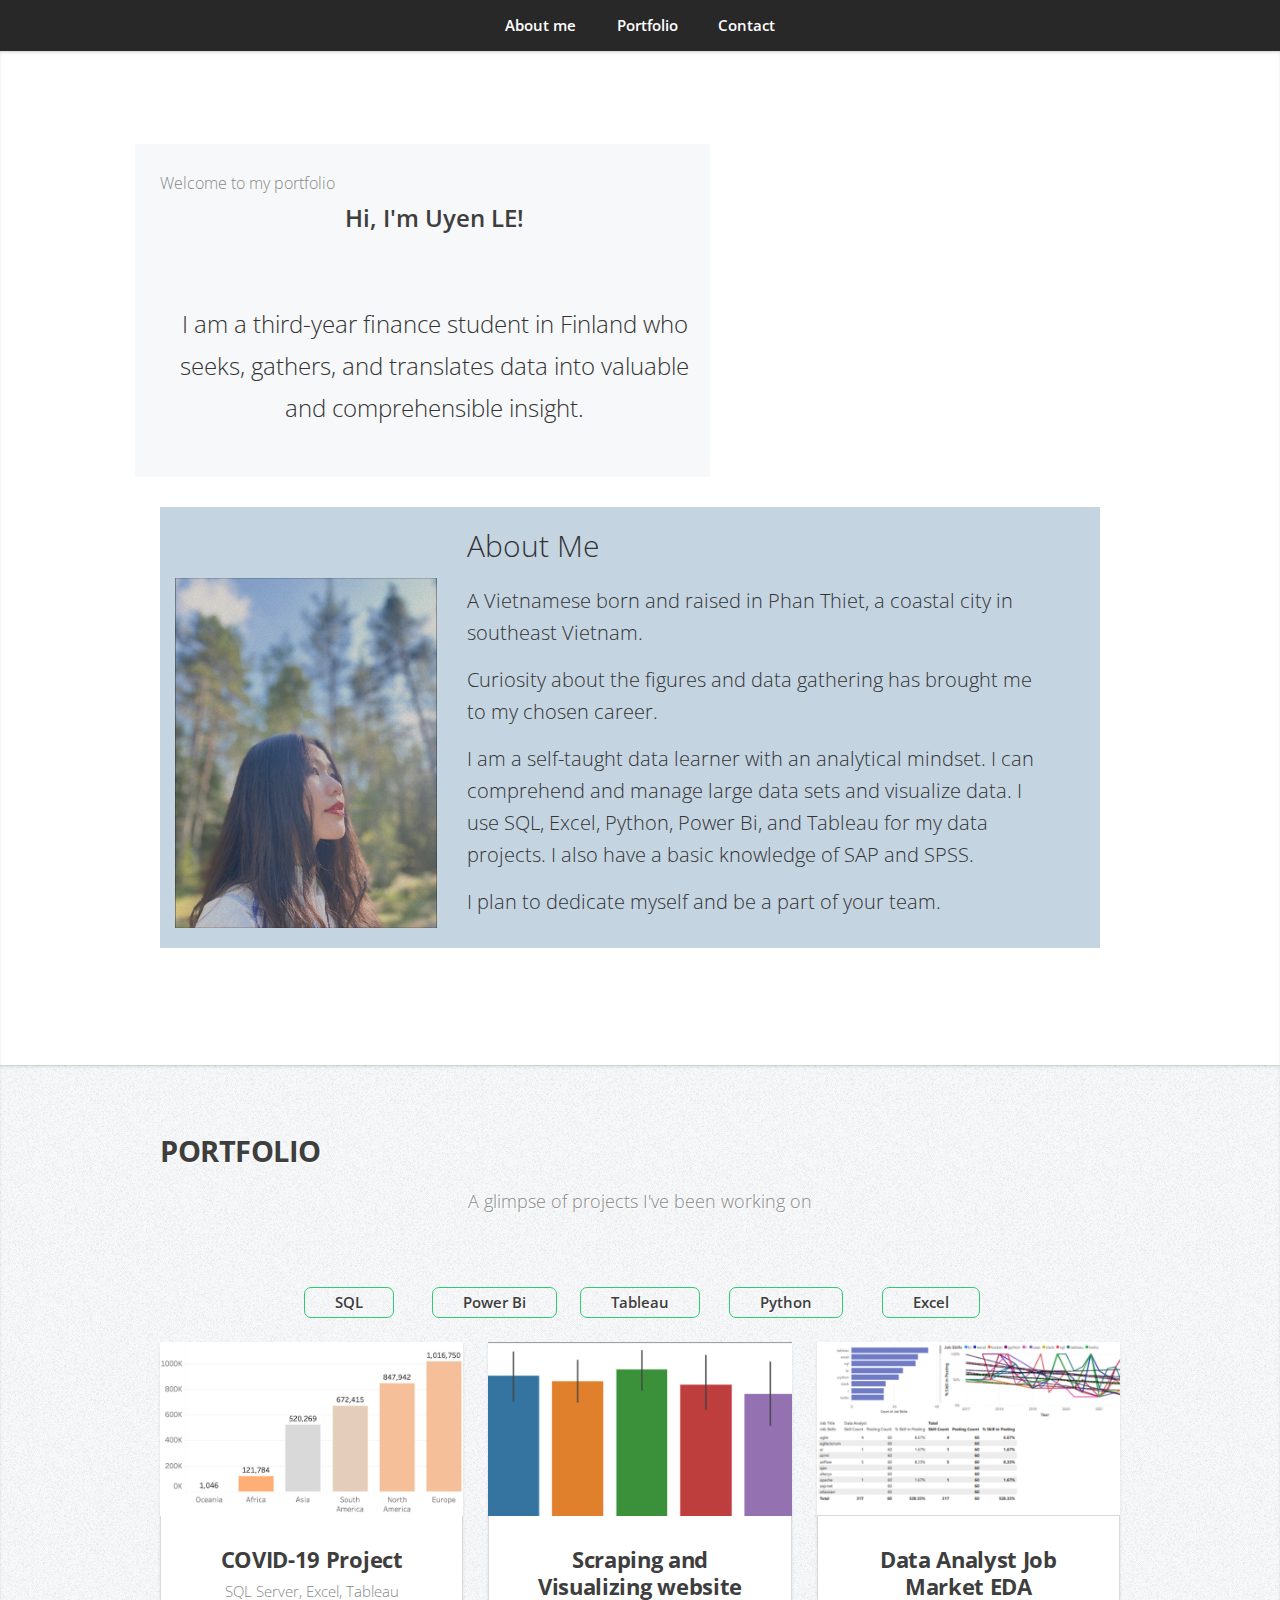
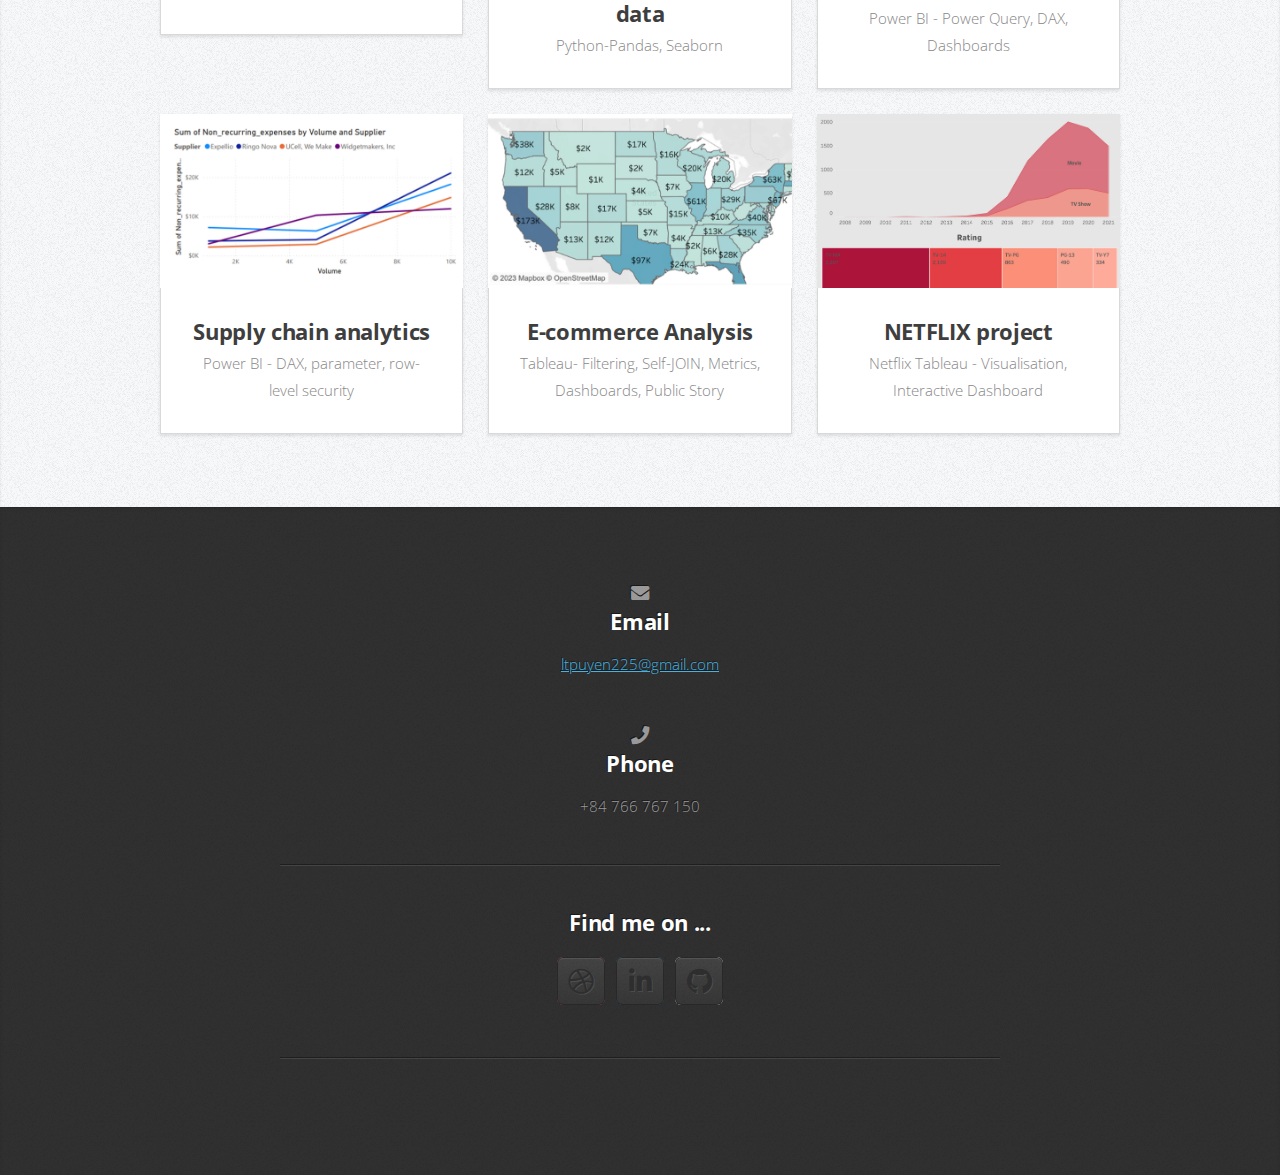
<file: index.html>
<!DOCTYPE HTML>
<html>
	<head>
		<title>Miniport by Uyen</title>
		<meta charset="utf-8" />
		<meta name="viewport" content="width=device-width, initial-scale=1, user-scalable=no" />
		<link rel="stylesheet" href="assets/css/main.css" />
	</head>
	<body class="is-preload">

		<!-- Nav -->
			<nav id="nav">
				<ul class="container">
					<li><a href="#top">About me</a></li>
					<li><a href="#portfolio">Portfolio</a></li>
					<li><a href="#contact">Contact</a></li>
				</ul>
			</nav>

		<!-- Home -->
			<article id="top" class="wrapper style1">
				<div class="container">
					<div class="row">
						<div class=" col-7-large col-12-medium" style="font-size: 16px; background-color: rgb(247, 248, 250);">
							<header>
								<p style="font-size: 16px; text-align: left;"> Welcome to my portfolio</p>
								<p class="text-center" ><strong>Hi, I'm Uyen LE!</strong></p>
							</header>
							<p class="text-center">I am a third-year finance student in Finland who seeks, gathers, and translates data into valuable and comprehensible insight.</p>
						</div>
					</div>
					<ul class="main-container">
						<div class="image-part">
							<img src="images/ava.jpg" alt="Image">
						</div>
						<div class="text-part">
							<p class="tittle">About Me</p>
							<p>A Vietnamese born and raised in Phan Thiet, a coastal city in southeast Vietnam.</p>
							<p>Curiosity about the figures and data gathering has brought me to my chosen career.</p>
							<p>I am a self-taught data learner with an analytical mindset. I can comprehend and manage large data sets and visualize data. I use SQL, Excel, Python, Power Bi, and Tableau for my data projects. I also have a basic knowledge of SAP and SPSS.  </p>
							<p>I plan to dedicate myself and be a part of your team. </p>
						</div>
					</ul>
				</div>
				
			</article>
				

		<!-- Portfolio -->
			<article id="portfolio" class="wrapper style3">
				<div class="container">
					<header class="tittlePort">
						<h2>PORTFOLIO</h2>
						<p>A glimpse of projects I've been working on</p>
					</header>
					<nav class="horizontal-menu style3">
						<ul>
						  <li><p> <strong>SQL</strong> </p></li>
						  <li><p> <strong>Power Bi</strong> </p></li>
						  <li><p> <strong>Tableau</strong></p></li>
						  <li><p> <strong>Python</strong></p></li>
						  <li><p> <strong>Excel</strong></p></li>
						</ul>
					  </nav>
					<div class="row">
						<div class="col-4 col-6-medium col-12-small">
							<article class="box style2">
								<a href="covid19.html" class="image featured"><img src="images/codvidBanner.jpeg" alt="" /></a>
								<h3><a href="covid19.html">COVID-19 Project</a></h3>
								<p>SQL Server, Excel, Tableau</p>
							</article>
						</div>
						<div class="col-4 col-6-medium col-12-small">
							<article class="box style2">
								<a href="webScrape.html" class="image featured"><img src="images/webScrapeBanner.jpeg" alt="" /></a>
								<h3><a href="webScrape.html">Scraping and Visualizing website data</a></h3>
								<p>Python-Pandas, Seaborn</p>
							</article>
						</div>
						<div class="col-4 col-6-medium col-12-small">
							<article class="box style2">
								<a href="jobMarket.html" class="image featured"><img src="images/jobMarketBanner.jpeg" alt="" /></a>
								<h3><a href="jobMarket.html">Data Analyst Job Market EDA</a></h3>
								<p>Power BI - Power Query, DAX, Dashboards</p>
							</article>
						</div>
						<div class="col-4 col-6-medium col-12-small">
							<article class="box style2">
								<a href="supplyChain.html" class="image featured"><img src="images/supplyChainBanner.jpeg" alt="" /></a>
								<h3><a href="supplyChain.html">Supply chain analytics</a></h3>
								<p>Power BI - DAX, parameter, row-level security</p>
							</article>
						</div>
						<div class="col-4 col-6-medium col-12-small">
							<article class="box style2">
								<a href="eCommerce.html" class="image featured"><img src="images/eCommerceBanner.jpeg" alt="" /></a>
								<h3><a href="eCommerce.html">E-commerce Analysis</a></h3>
								<p>Tableau- Filtering, Self-JOIN, Metrics, Dashboards, Public Story</p>
							</article>
						</div>
						<div class="col-4 col-6-medium col-12-small">
							<article class="box style2">
								<a href="NETFLIX.html" class="image featured"><img src="images/netFlixBanner.jpeg" alt="" /></a>
								<h3><a href="NETFLIX.html">NETFLIX project</a></h3>
								<p>Netflix Tableau - Visualisation, Interactive Dashboard</p>
							</article>
						</div>
					</div>
				</div>
			</article>

		<!-- Contact -->
			<article id="contact" class="wrapper style4">
				<div class="container medium">
					
					<div class="row">
						<div class="col-12">
							<div>
								<section class="split">
									<section>
										<div class="contact-method">
											<span class="icon solid alt fa-envelope"></span>
											<h3>Email</h3>
											<a href="#">ltpuyen225@gmail.com</a>
										</div>
									</section>
									<section>
										<div class="contact-method">
											<span class="icon solid alt fa-phone"></span>
											<h3>Phone</h3>
											<span>+84 766 767 150 </span>
										</div>
									</section>
									<!-- <section>
										<div class="contact-method">
											<span class="icon solid alt fa-home"></span>
											<h3>Address</h3>
											<span>Kitarakuja 3C 94<br />
											Helsinki, 00420<br />
											Findland</span>
										</div>
									</section>
									-->
						</div>
						<div class="col-12">
							<hr />
							<h3>Find me on ...</h3>
							<ul class="social">
								<li><a href="https://ltpuyen.github.io/miniPort/" class="icon brands fa-dribbble"><span class="label">Dribbble</span></a></li>
								<li><a href="https://www.linkedin.com/in/uyen-le-2424b2206/" class="icon brands fa-linkedin-in"><span class="label">LinkedIn</span></a></li>
								<li><a href="https://github.com/ltpUYEN" class="icon brands fa-github"><span class="label">Github</span></a></li>
							</ul>
							<hr />
						</div>
					</div>
				</div>
			</article>

		<!-- Scripts -->
			<script src="assets/js/jquery.min.js"></script>
			<script src="assets/js/jquery.scrolly.min.js"></script>
			<script src="assets/js/browser.min.js"></script>
			<script src="assets/js/breakpoints.min.js"></script>
			<script src="assets/js/util.js"></script>
			<script src="assets/js/main.js"></script>

	</body>
</html>
</file>
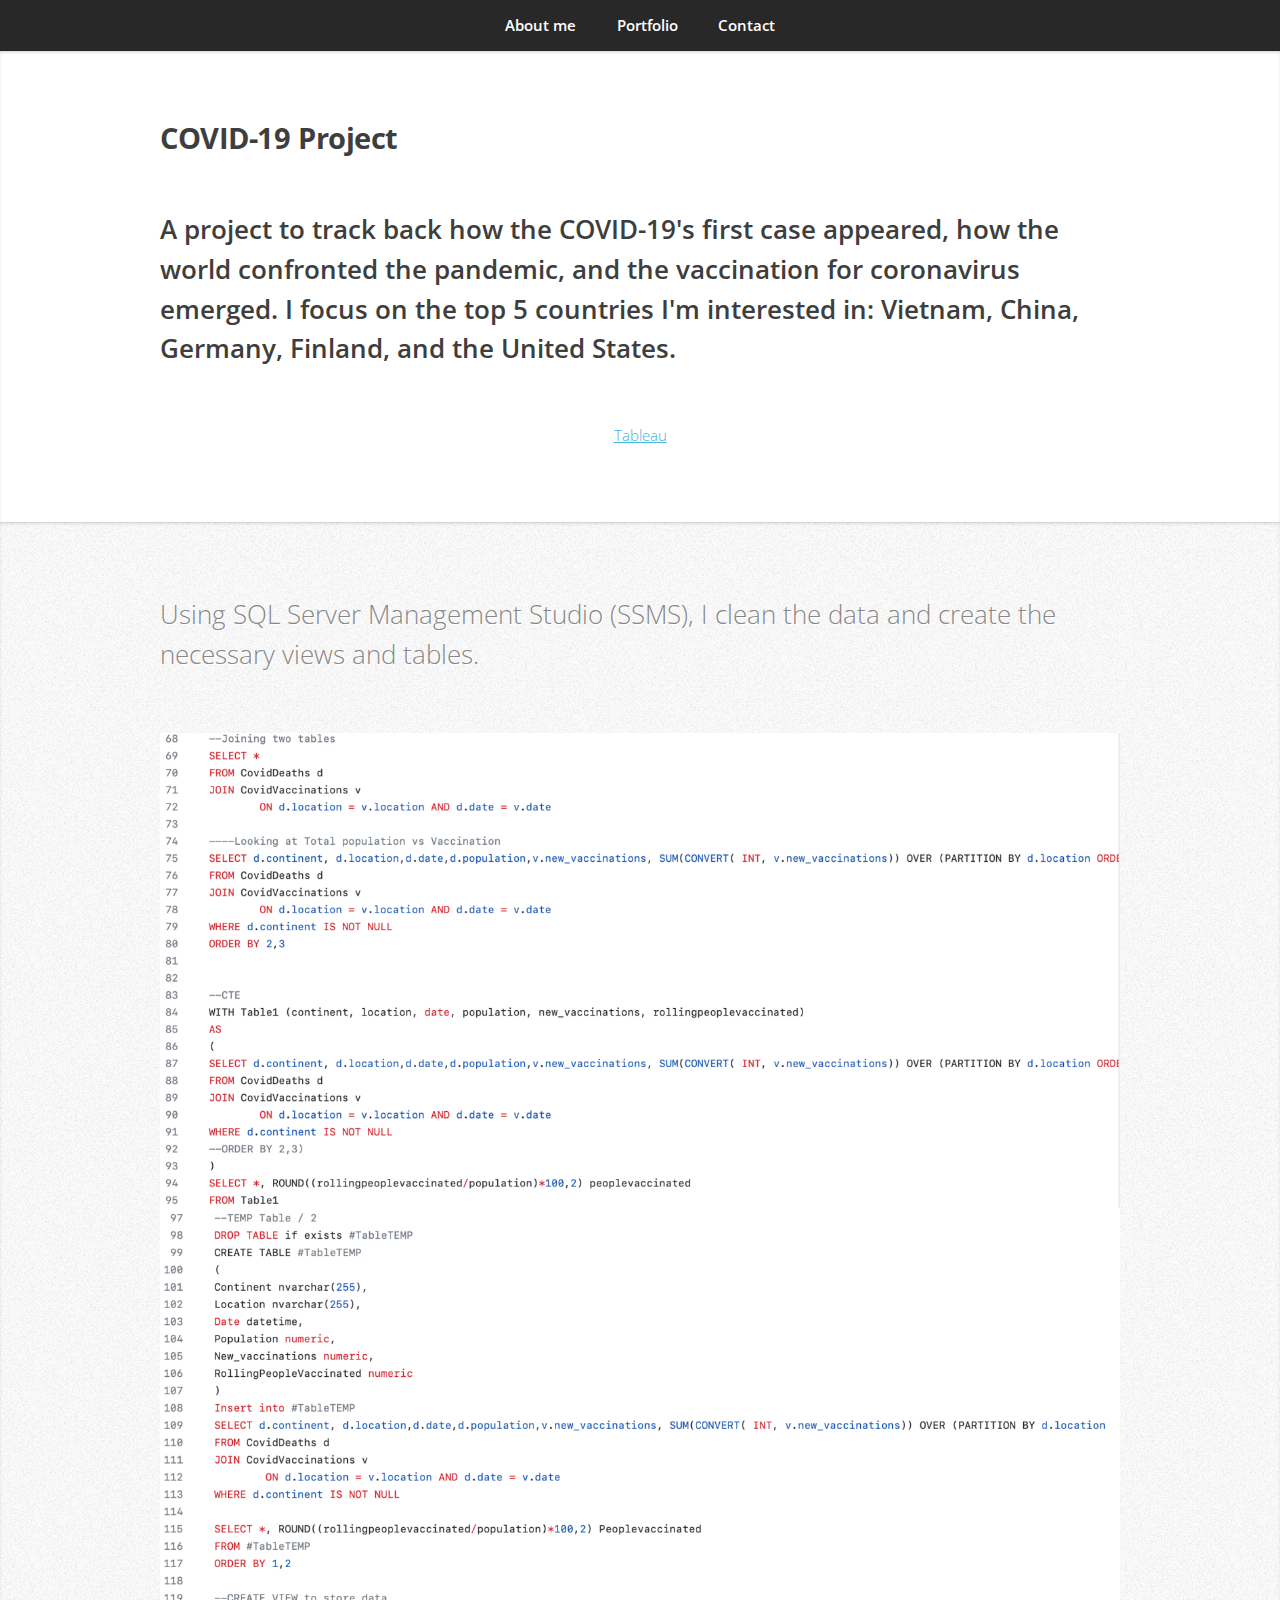
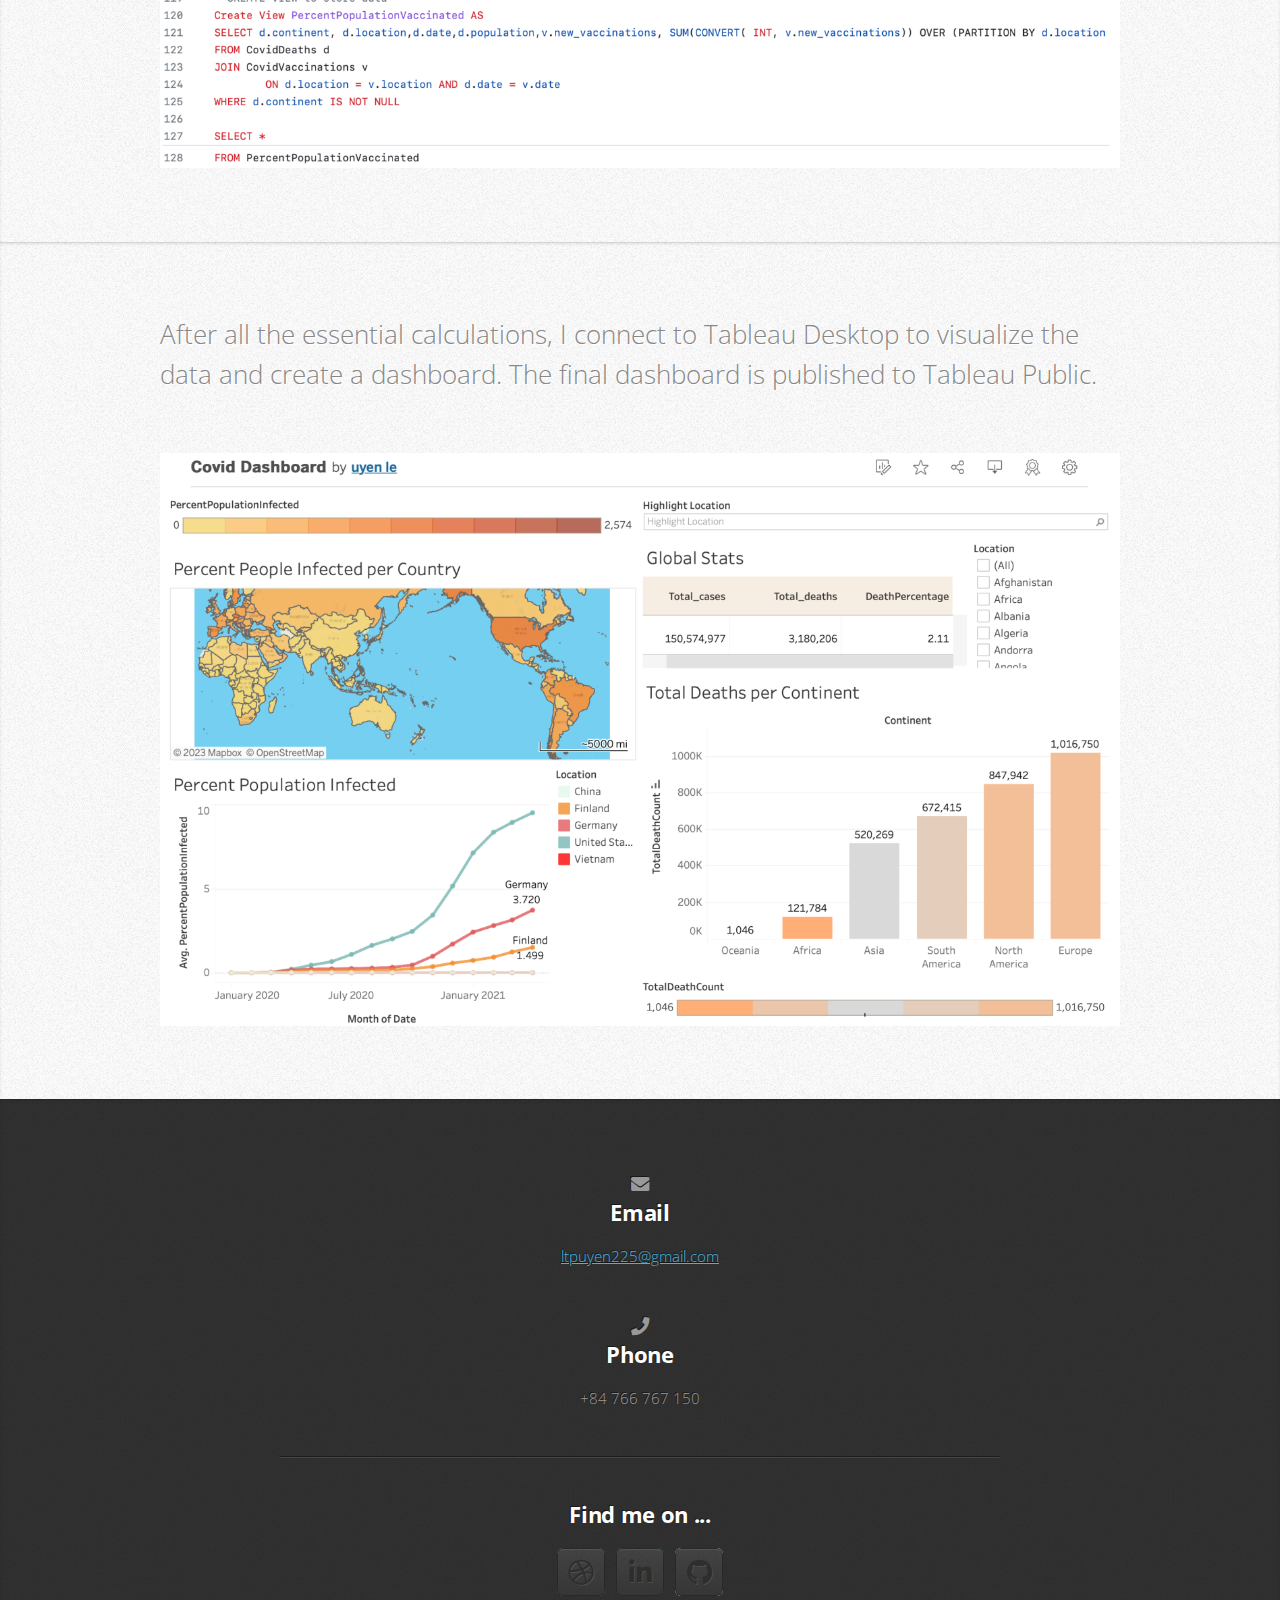
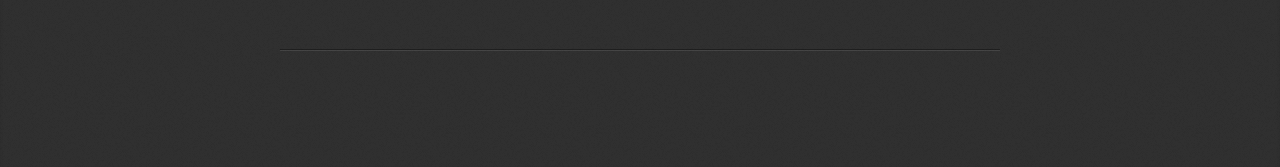
<file: covid19.html>
<!DOCTYPE HTML>
<html>
<head>
    <title>COVID-19 Project</title>
    <meta charset="utf-8" />
    <meta name="viewport" content="width=device-width, initial-scale=1, user-scalable=no" />
    <link rel="stylesheet" href="assets/css/main.css" />
</head>

<nav id="nav">
    <ul class="container">
        <li><a href="index.html">About me</a></li>
        <li><a href="index.html#portfolio">Portfolio</a></li>
        <li><a href="#contact">Contact</a></li>
    </ul>
</nav>
<body class="is-preload">

    <article class="wrapper style1">
        <div class="container">
            <header>
                <h2>COVID-19 Project</h2>
            </header>
            <p class="fixP"> <strong>A project to track back how the COVID-19's first case appeared, how the world confronted the pandemic, and the vaccination for coronavirus emerged. I focus on the top 5 countries I'm interested in: Vietnam, China, Germany, Finland, and the United States.</strong></p>
            <a href="https://public.tableau.com/app/profile/uyen.le6817/viz/CovidDashboard_16903039784920/Dashboard1"class="link" target="_blank">Tableau</a>
        </div>
    </article>

    <article class="wrapper style2">
        <div class="container">
            <header>
                <p class="fixP" >Using SQL Server Management Studio (SSMS), I clean the data and create the necessary views and tables.</p>
            </header>
            <div class="image fit">
                <img src="images/picCovid01.jpg" alt="" />
                <img src="images/picCovid02.jpg" alt="" />
            </div>
            <!--<span class="image fit"><img src="images/picCovid01.jpg" alt="" /></span>-->
        </div>
    </article>

    

    <!-- Visualization -->
    <article class="wrapper style2">
        <div class="container">
            <header>
                <p class="fixP">After all the essential calculations, I connect to Tableau Desktop to visualize the data and create a dashboard. The final dashboard is published to Tableau Public.</p>
            </header>
            <span class="image fit"><img src="images/picCovid03.jpg" alt="" /></span>
        </div>
    </article>

    <!-- Contact -->
			<article id="contact" class="wrapper style4">
				<div class="container medium">
					
					<div class="row">
						<div class="col-12">
							<div>
								<section class="split">
									<section>
										<div class="contact-method">
											<span class="icon solid alt fa-envelope"></span>
											<h3>Email</h3>
											<a href="#">ltpuyen225@gmail.com</a>
										</div>
									</section>
									<section>
										<div class="contact-method">
											<span class="icon solid alt fa-phone"></span>
											<h3>Phone</h3>
											<span>+84 766 767 150 </span>
										</div>
									</section>
									<!-- <section>
										<div class="contact-method">
											<span class="icon solid alt fa-home"></span>
											<h3>Address</h3>
											<span>Kitarakuja 3C 94<br />
											Helsinki, 00420<br />
											Findland</span>
										</div>
									</section>
									-->
						</div>
						<div class="col-12">
							<hr />
							<h3>Find me on ...</h3>
							<ul class="social">
								<li><a href="https://ltpuyen.github.io/miniPort/" class="icon brands fa-dribbble"><span class="label">Dribbble</span></a></li>
								<li><a href="https://www.linkedin.com/in/uyen-le-2424b2206/" class="icon brands fa-linkedin-in"><span class="label">LinkedIn</span></a></li>
								<li><a href="https://github.com/ltpUYEN" class="icon brands fa-github"><span class="label">Github</span></a></li>
							</ul>
							<hr />
						</div>
					</div>
				</div>
			</article>

		<!-- Scripts -->
			<script src="assets/js/jquery.min.js"></script>
			<script src="assets/js/jquery.scrolly.min.js"></script>
			<script src="assets/js/browser.min.js"></script>
			<script src="assets/js/breakpoints.min.js"></script>
			<script src="assets/js/util.js"></script>
			<script src="assets/js/main.js"></script>

</body>
</html>
</file>
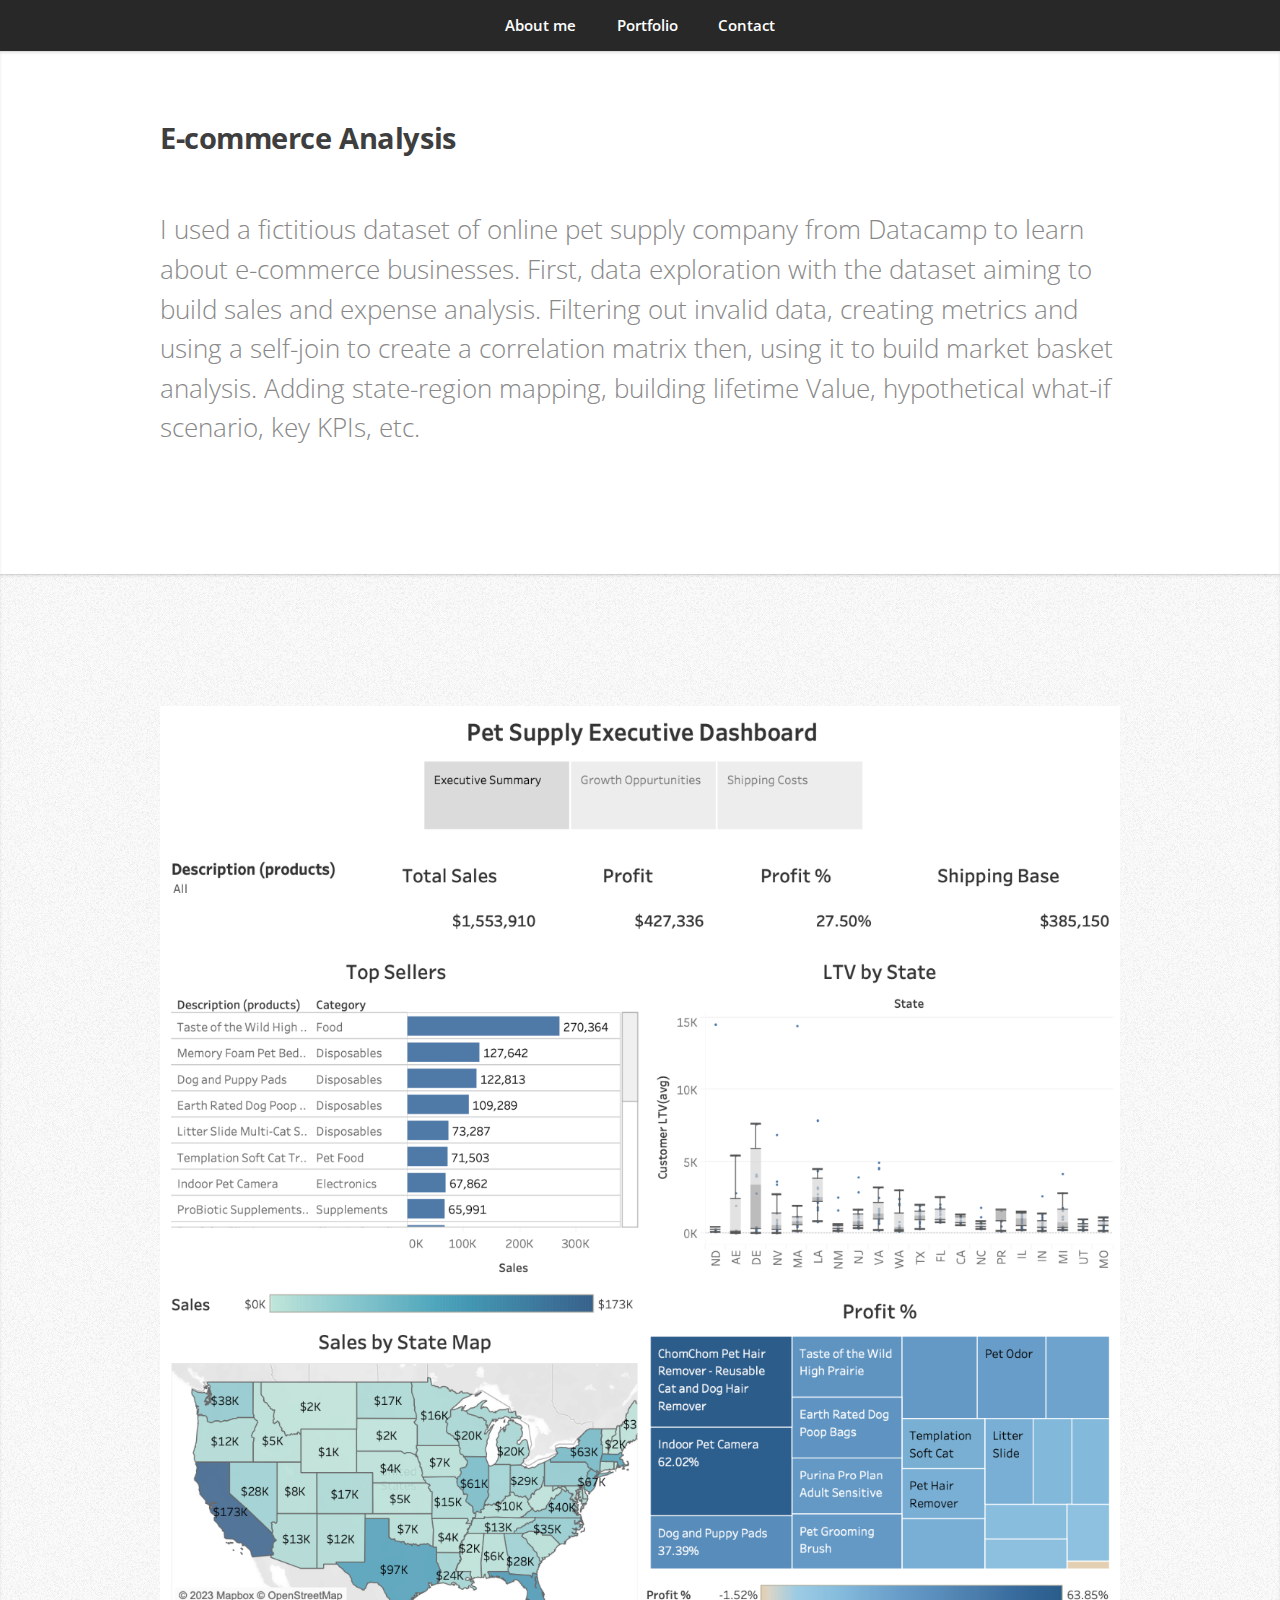
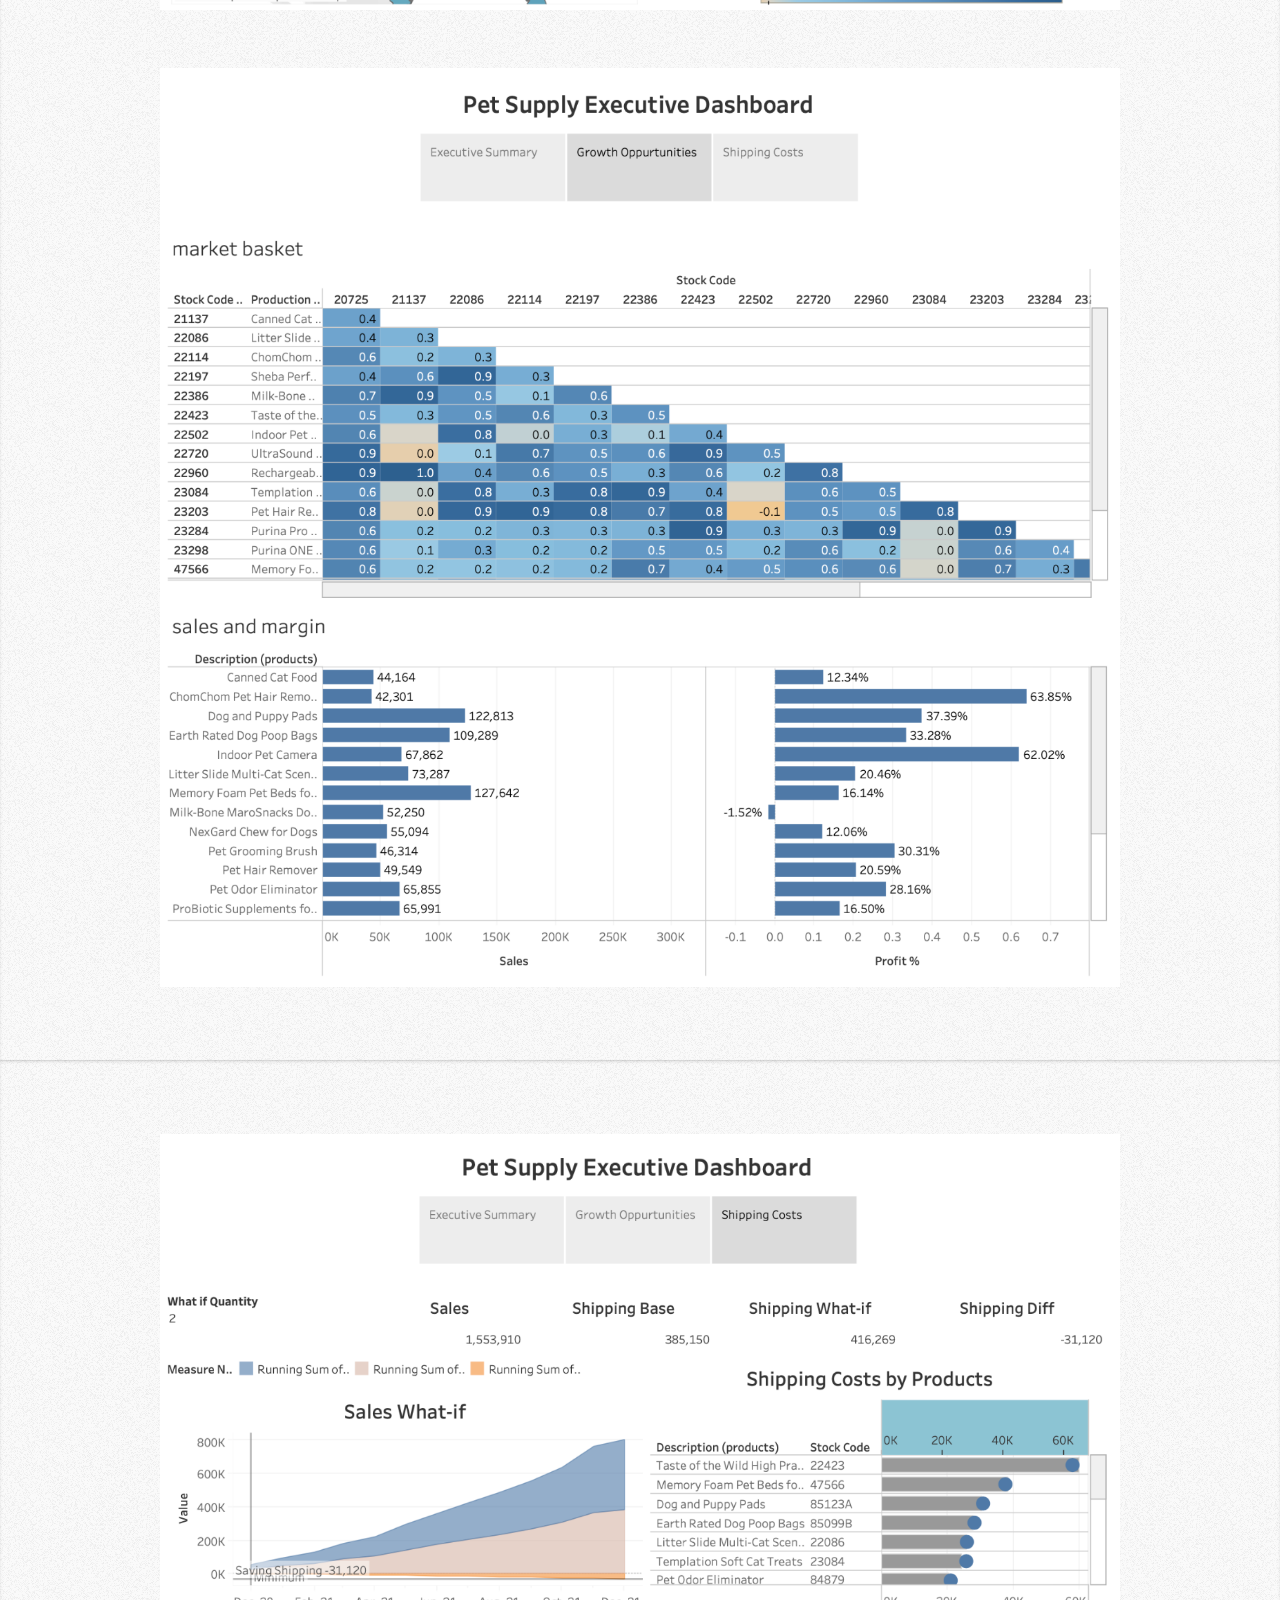
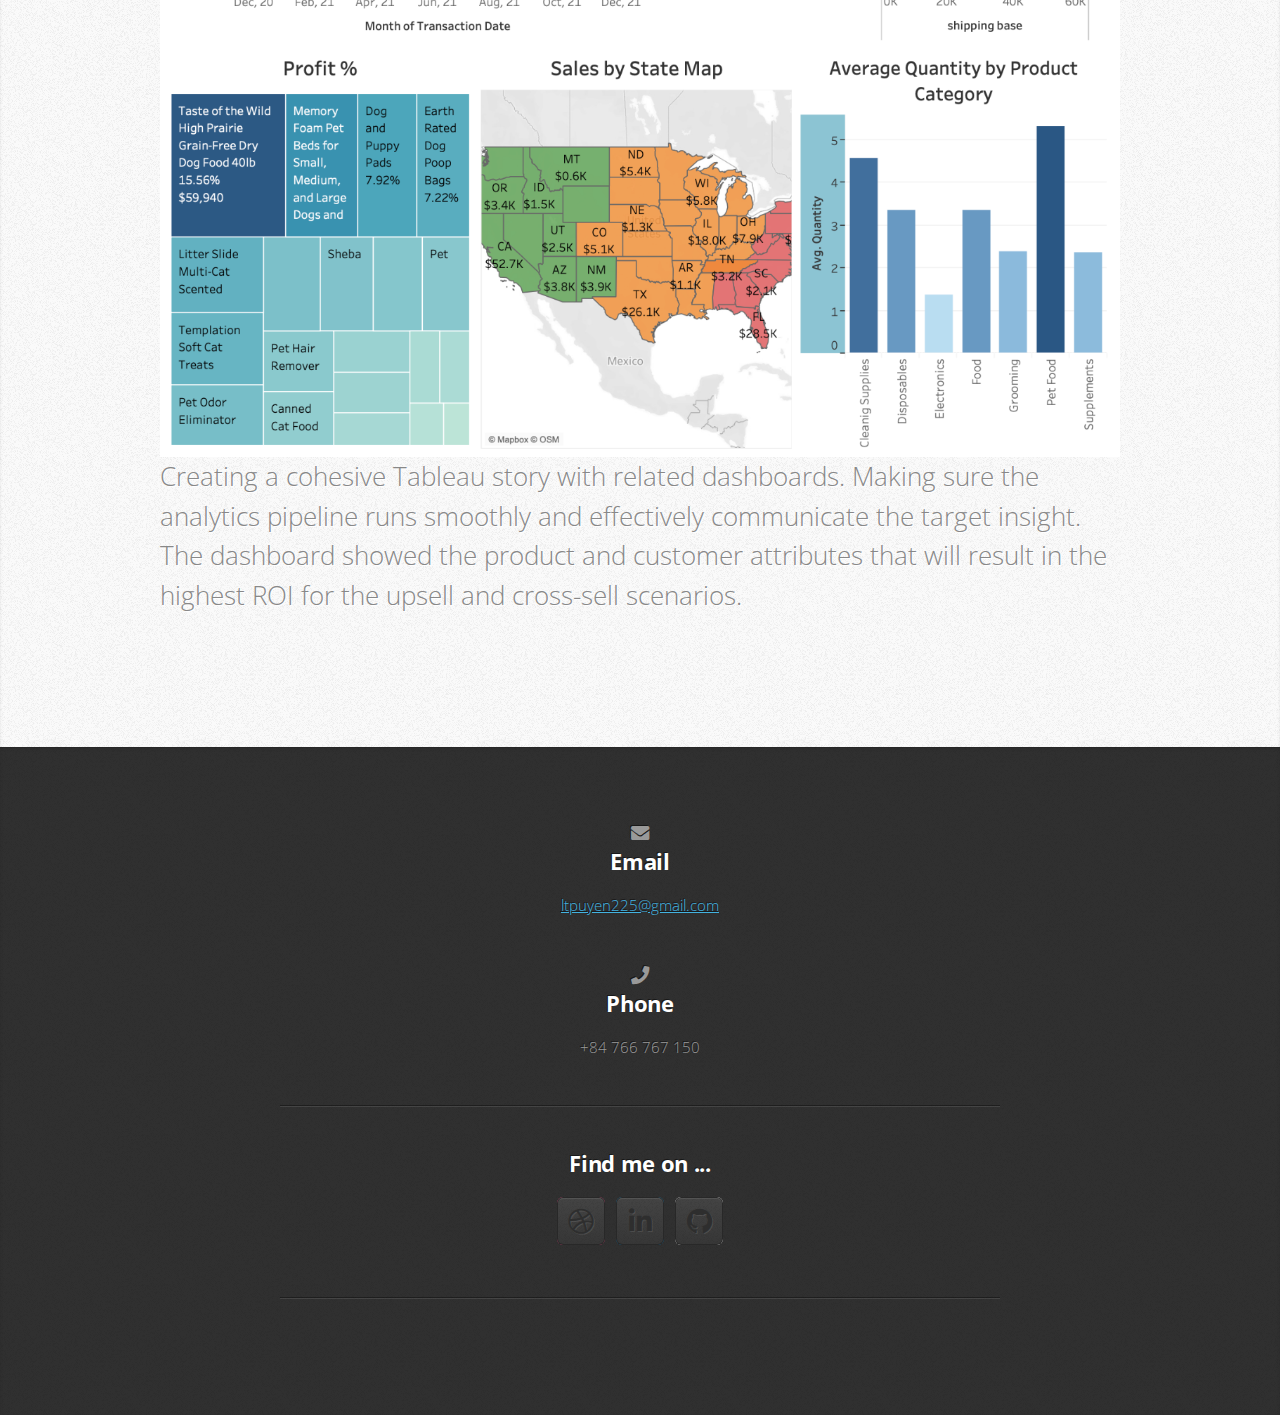
<file: eCommerce.html>
<!DOCTYPE HTML>
<html>
<head>
    <title>E-commerce Analysis</title>
    <meta charset="utf-8" />
    <meta name="viewport" content="width=device-width, initial-scale=1, user-scalable=no" />
    <link rel="stylesheet" href="assets/css/main.css" />
</head>

<nav id="nav">
    <ul class="container">
        <li><a href="index.html">About me</a></li>
        <li><a href="index.html#portfolio">Portfolio</a></li>
        <li><a href="#contact">Contact</a></li>
    </ul>
</nav>
<body class="is-preload">

    <article class="wrapper style1">
        <div class="container">
            <header>
                <h2>E-commerce Analysis</h2>
            </header>
            <p class="fixP">I used a fictitious dataset of online pet supply company from Datacamp to learn about e-commerce businesses.
                First, data exploration with the dataset aiming to build sales and expense analysis. Filtering out invalid data, creating metrics and using a self-join to create a correlation matrix then, using it to build market basket analysis. Adding state-region mapping, building lifetime Value, hypothetical what-if scenario, key KPIs, etc.</p>
        </div>
    </article>

    <article class="wrapper style2">
        <div class="container">
            <header>
                <p class="fixP" > </p>
            </header>
            <div class="image fit">
                <img src="images/eCommerce01.jpg" alt="" />
            </div>
            <header>
                <p class="fixP" > </p>
            </header>
            <header>
                <p class="fixP" > </p>
            </header>
            <div class="image fit">
                <img src="images/eCommerce02.jpg" alt="" />
            </div>
        </div>
    </article>

    

    <!-- Visualization -->
    <article class="wrapper style2">
        <div class="container">
            <span class="image fit"><img src="images/eCommerce03.jpg" alt="" /></span>
            <header>
                <p class="fixP">Creating a cohesive Tableau story with related dashboards. Making sure the analytics pipeline runs smoothly and effectively communicate the target insight. The dashboard showed the product and customer attributes that will result in the highest ROI for the upsell and cross-sell scenarios.</p>
            </header>
            
        </div>
    </article>

    <!-- Contact -->
			<article id="contact" class="wrapper style4">
				<div class="container medium">
					
					<div class="row">
						<div class="col-12">
							<div>
								<section class="split">
									<section>
										<div class="contact-method">
											<span class="icon solid alt fa-envelope"></span>
											<h3>Email</h3>
											<a href="#">ltpuyen225@gmail.com</a>
										</div>
									</section>
									<section>
										<div class="contact-method">
											<span class="icon solid alt fa-phone"></span>
											<h3>Phone</h3>
											<span>+84 766 767 150 </span>
										</div>
									</section>
									<!-- <section>
										<div class="contact-method">
											<span class="icon solid alt fa-home"></span>
											<h3>Address</h3>
											<span>Kitarakuja 3C 94<br />
											Helsinki, 00420<br />
											Findland</span>
										</div>
									</section>
									-->
						</div>
						<div class="col-12">
							<hr />
							<h3>Find me on ...</h3>
							<ul class="social">
								<li><a href="https://ltpuyen.github.io/miniPort/" class="icon brands fa-dribbble"><span class="label">Dribbble</span></a></li>
								<li><a href="https://www.linkedin.com/in/uyen-le-2424b2206/" class="icon brands fa-linkedin-in"><span class="label">LinkedIn</span></a></li>
								<li><a href="https://github.com/ltpUYEN" class="icon brands fa-github"><span class="label">Github</span></a></li>
							</ul>
							<hr />
						</div>
					</div>
				</div>
			</article>

		<!-- Scripts -->
			<script src="assets/js/jquery.min.js"></script>
			<script src="assets/js/jquery.scrolly.min.js"></script>
			<script src="assets/js/browser.min.js"></script>
			<script src="assets/js/breakpoints.min.js"></script>
			<script src="assets/js/util.js"></script>
			<script src="assets/js/main.js"></script>

</body>
</html>
</file>
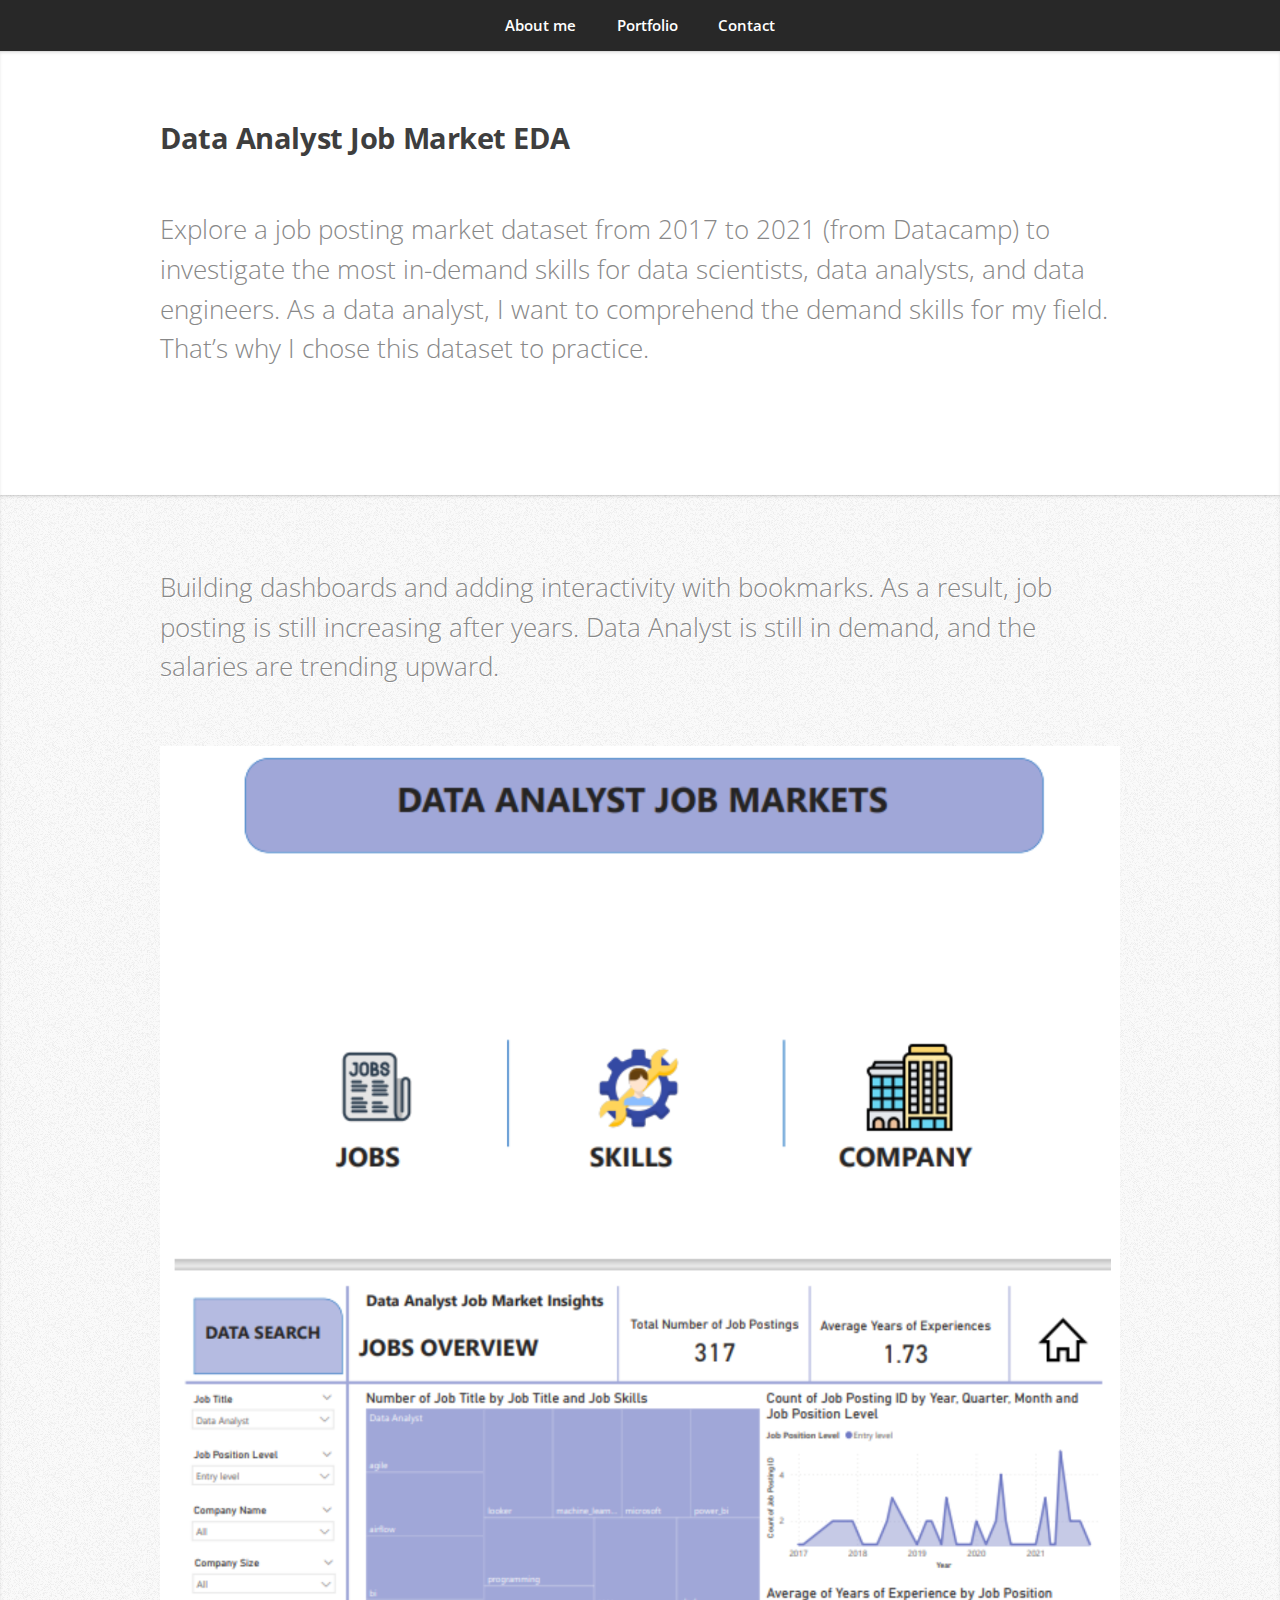
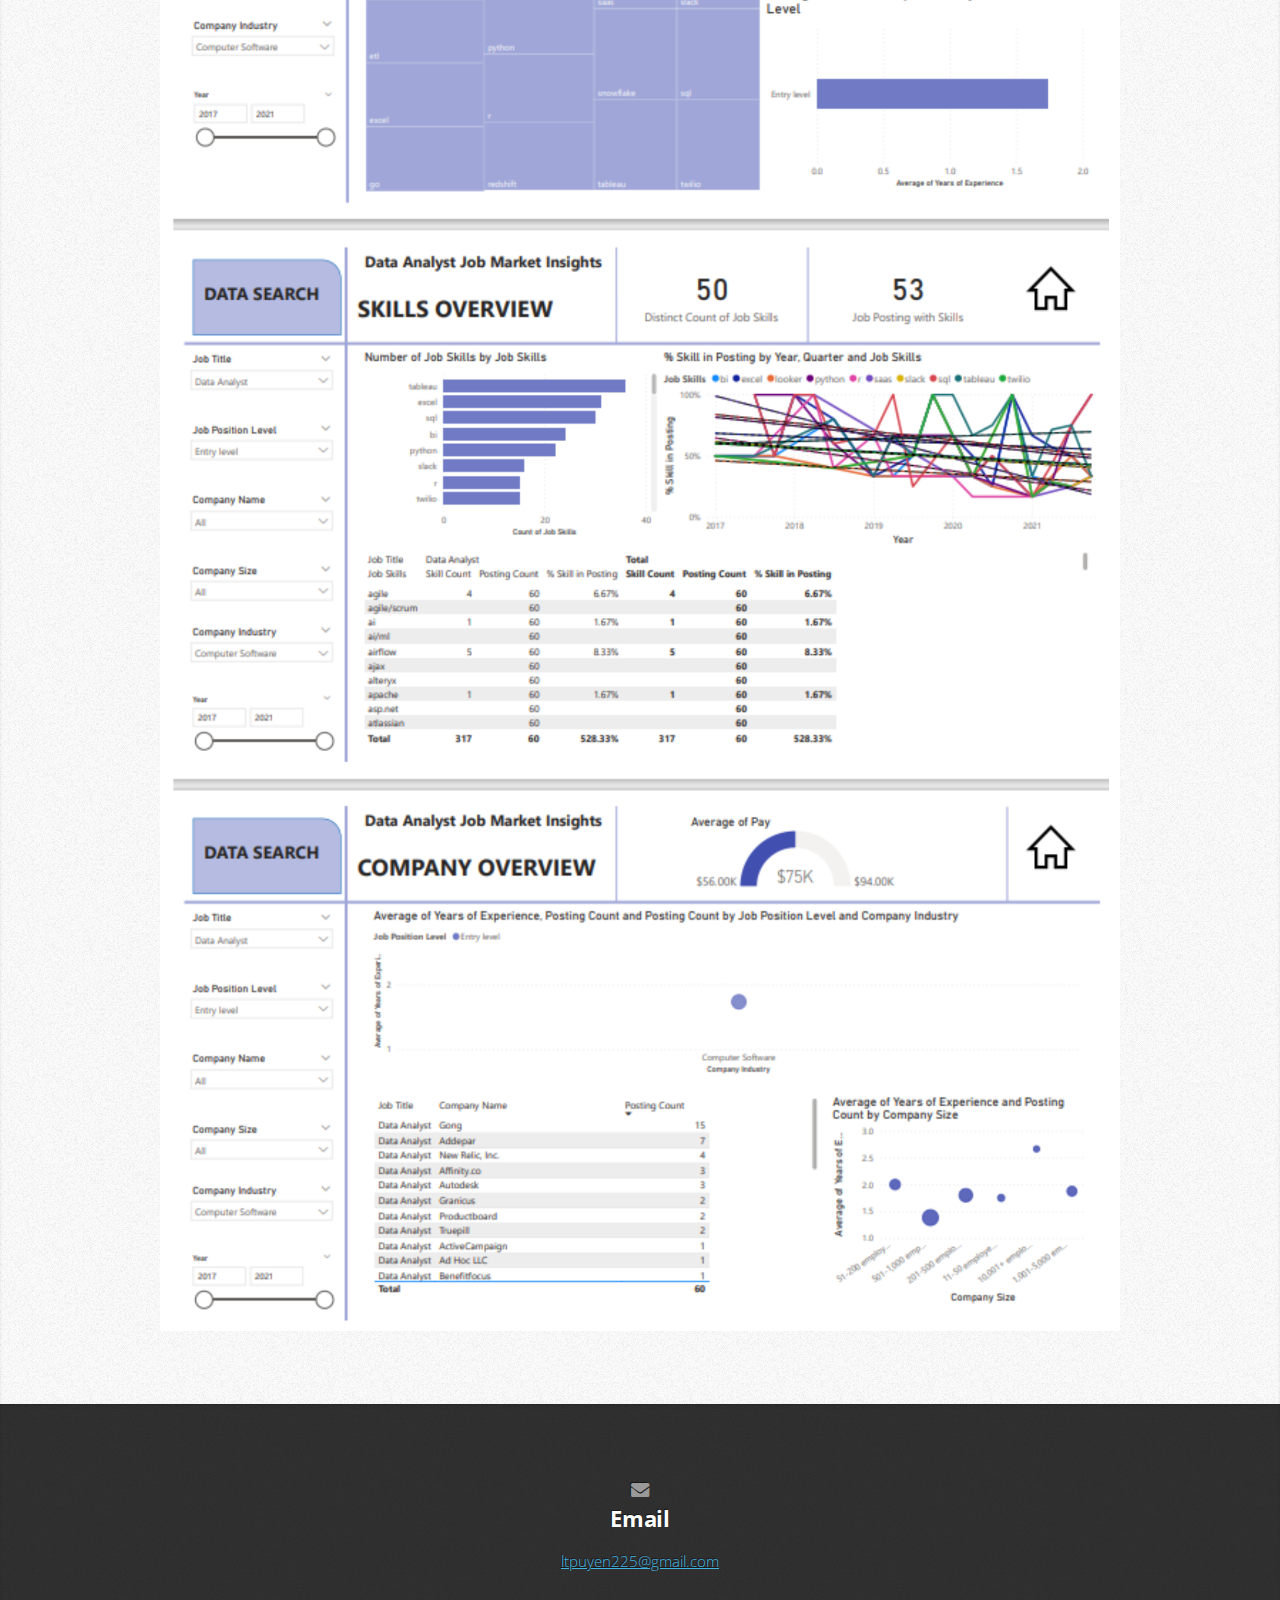
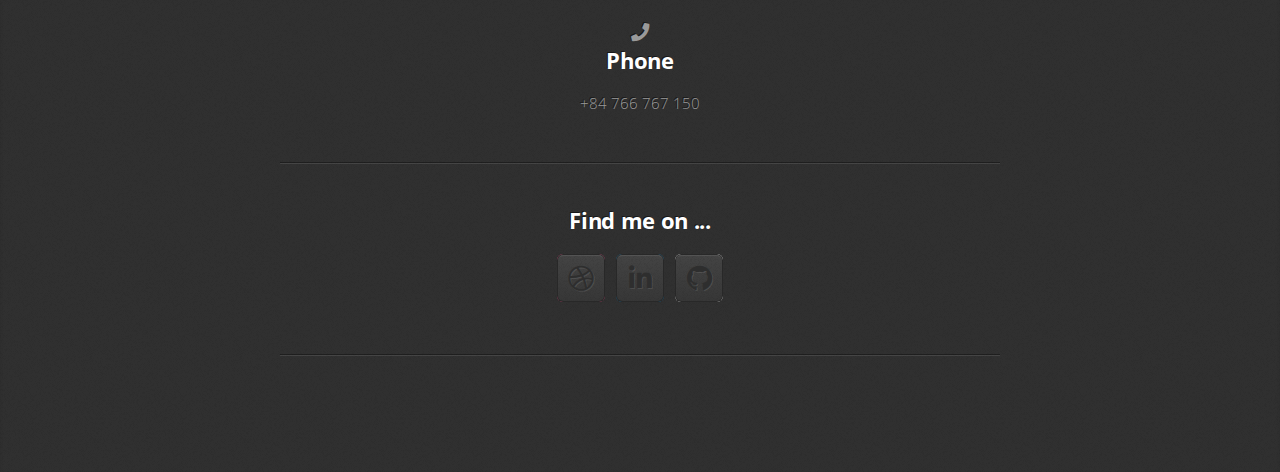
<file: jobMarket.html>
<!DOCTYPE HTML>
<html>
<head>
    <title>Job Market EDA</title>
    <meta charset="utf-8" />
    <meta name="viewport" content="width=device-width, initial-scale=1, user-scalable=no" />
    <link rel="stylesheet" href="assets/css/main.css" />
</head>

<nav id="nav">
    <ul class="container">
        <li><a href="index.html">About me</a></li>
        <li><a href="index.html#portfolio">Portfolio</a></li>
        <li><a href="#contact">Contact</a></li>
    </ul>
</nav>
<body class="is-preload">

    <article class="wrapper style1">
        <div class="container">
            <header>
                <h2>Data Analyst Job Market EDA</h2>
            </header>
            <p class="fixP"> Explore a job posting market dataset from 2017 to 2021 (from Datacamp) to investigate the most in-demand skills for data scientists, data analysts, and data engineers. As a data analyst, I want to comprehend the demand skills for my field. That’s why I chose this dataset to practice.</p>
        </div>
    </article>

    <!-- Visualization -->
    <article class="wrapper style2">
        <div class="container">
            <header>
                <p class="fixP">Building dashboards and adding interactivity with bookmarks. As a result, job posting is still increasing after years. Data Analyst is still in demand, and the salaries are trending upward.</p>
            </header>
            <span class="image fit"><img src="images/jobMarket01.jpg" alt="" /></span>
            <span class="image fit"><img src="images/jobMarket02.jpg" alt="" /></span>
        </div>
    </article>

    <!-- Contact -->
			<article id="contact" class="wrapper style4">
				<div class="container medium">
					
					<div class="row">
						<div class="col-12">
							<div>
								<section class="split">
									<section>
										<div class="contact-method">
											<span class="icon solid alt fa-envelope"></span>
											<h3>Email</h3>
											<a href="#">ltpuyen225@gmail.com</a>
										</div>
									</section>
									<section>
										<div class="contact-method">
											<span class="icon solid alt fa-phone"></span>
											<h3>Phone</h3>
											<span>+84 766 767 150 </span>
										</div>
									</section>
									<!-- <section>
										<div class="contact-method">
											<span class="icon solid alt fa-home"></span>
											<h3>Address</h3>
											<span>Kitarakuja 3C 94<br />
											Helsinki, 00420<br />
											Findland</span>
										</div>
									</section>
									-->
						</div>
						<div class="col-12">
							<hr />
							<h3>Find me on ...</h3>
							<ul class="social">
								<li><a href="https://ltpuyen.github.io/miniPort/" class="icon brands fa-dribbble"><span class="label">Dribbble</span></a></li>
								<li><a href="https://www.linkedin.com/in/uyen-le-2424b2206/" class="icon brands fa-linkedin-in"><span class="label">LinkedIn</span></a></li>
								<li><a href="https://github.com/ltpUYEN" class="icon brands fa-github"><span class="label">Github</span></a></li>
							</ul>
							<hr />
						</div>
					</div>
				</div>
			</article>

		<!-- Scripts -->
			<script src="assets/js/jquery.min.js"></script>
			<script src="assets/js/jquery.scrolly.min.js"></script>
			<script src="assets/js/browser.min.js"></script>
			<script src="assets/js/breakpoints.min.js"></script>
			<script src="assets/js/util.js"></script>
			<script src="assets/js/main.js"></script>

</body>
</html>
</file>
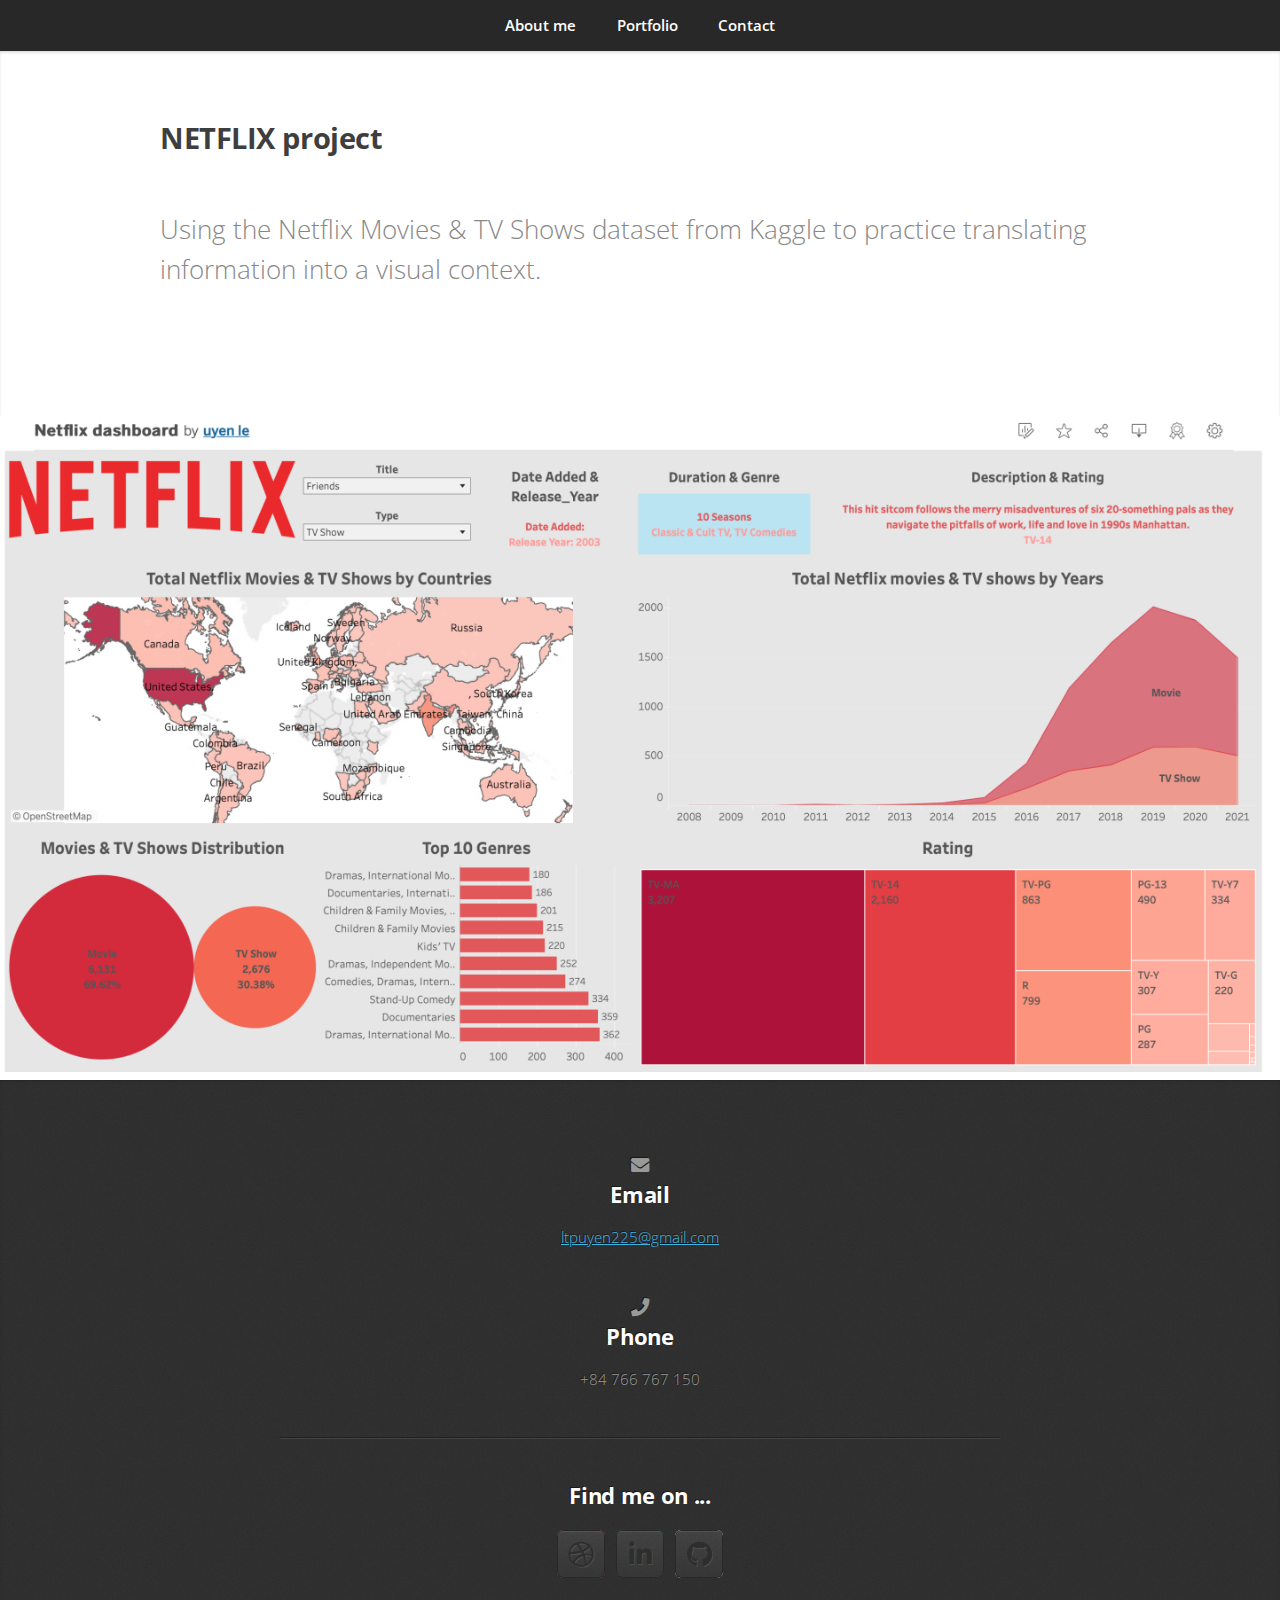
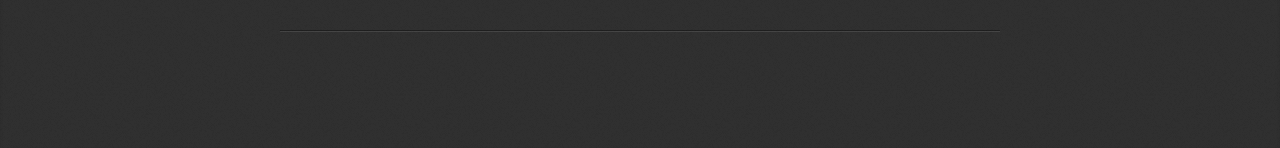
<file: NETFLIX.html>
<!DOCTYPE HTML>
<html>
<head>
    <title>NETFLIX project</title>
    <meta charset="utf-8" />
    <meta name="viewport" content="width=device-width, initial-scale=1, user-scalable=no" />
    <link rel="stylesheet" href="assets/css/main.css" />
</head>

<nav id="nav">
    <ul class="container">
        <li><a href="index.html">About me</a></li>
        <li><a href="index.html#portfolio">Portfolio</a></li>
        <li><a href="#contact">Contact</a></li>
    </ul>
</nav>
<body class="is-preload">

    <article class="wrapper style1">
        <div class="container">
            <header>
                <h2>NETFLIX project</h2>
            </header>
            <p class="fixP">Using the Netflix Movies & TV Shows dataset from Kaggle to practice translating information into a visual context.</p>
        </div>
    </article>

    <div class="image fit">
        <img src="images/netflix.jpg" alt="" />
    </div>


    <!-- Contact -->
			<article id="contact" class="wrapper style4">
				<div class="container medium">
					
					<div class="row">
						<div class="col-12">
							<div>
								<section class="split">
									<section>
										<div class="contact-method">
											<span class="icon solid alt fa-envelope"></span>
											<h3>Email</h3>
											<a href="#">ltpuyen225@gmail.com</a>
										</div>
									</section>
									<section>
										<div class="contact-method">
											<span class="icon solid alt fa-phone"></span>
											<h3>Phone</h3>
											<span>+84 766 767 150 </span>
										</div>
									</section>
									<!-- <section>
										<div class="contact-method">
											<span class="icon solid alt fa-home"></span>
											<h3>Address</h3>
											<span>Kitarakuja 3C 94<br />
											Helsinki, 00420<br />
											Findland</span>
										</div>
									</section>
									-->
						</div>
						<div class="col-12">
							<hr />
							<h3>Find me on ...</h3>
							<ul class="social">
								<li><a href="https://ltpuyen.github.io/miniPort/" class="icon brands fa-dribbble"><span class="label">Dribbble</span></a></li>
								<li><a href="https://www.linkedin.com/in/uyen-le-2424b2206/" class="icon brands fa-linkedin-in"><span class="label">LinkedIn</span></a></li>
								<li><a href="https://github.com/ltpUYEN" class="icon brands fa-github"><span class="label">Github</span></a></li>
							</ul>
							<hr />
						</div>
					</div>
				</div>
			</article>

		<!-- Scripts -->
			<script src="assets/js/jquery.min.js"></script>
			<script src="assets/js/jquery.scrolly.min.js"></script>
			<script src="assets/js/browser.min.js"></script>
			<script src="assets/js/breakpoints.min.js"></script>
			<script src="assets/js/util.js"></script>
			<script src="assets/js/main.js"></script>

</body>
</html>
</file>
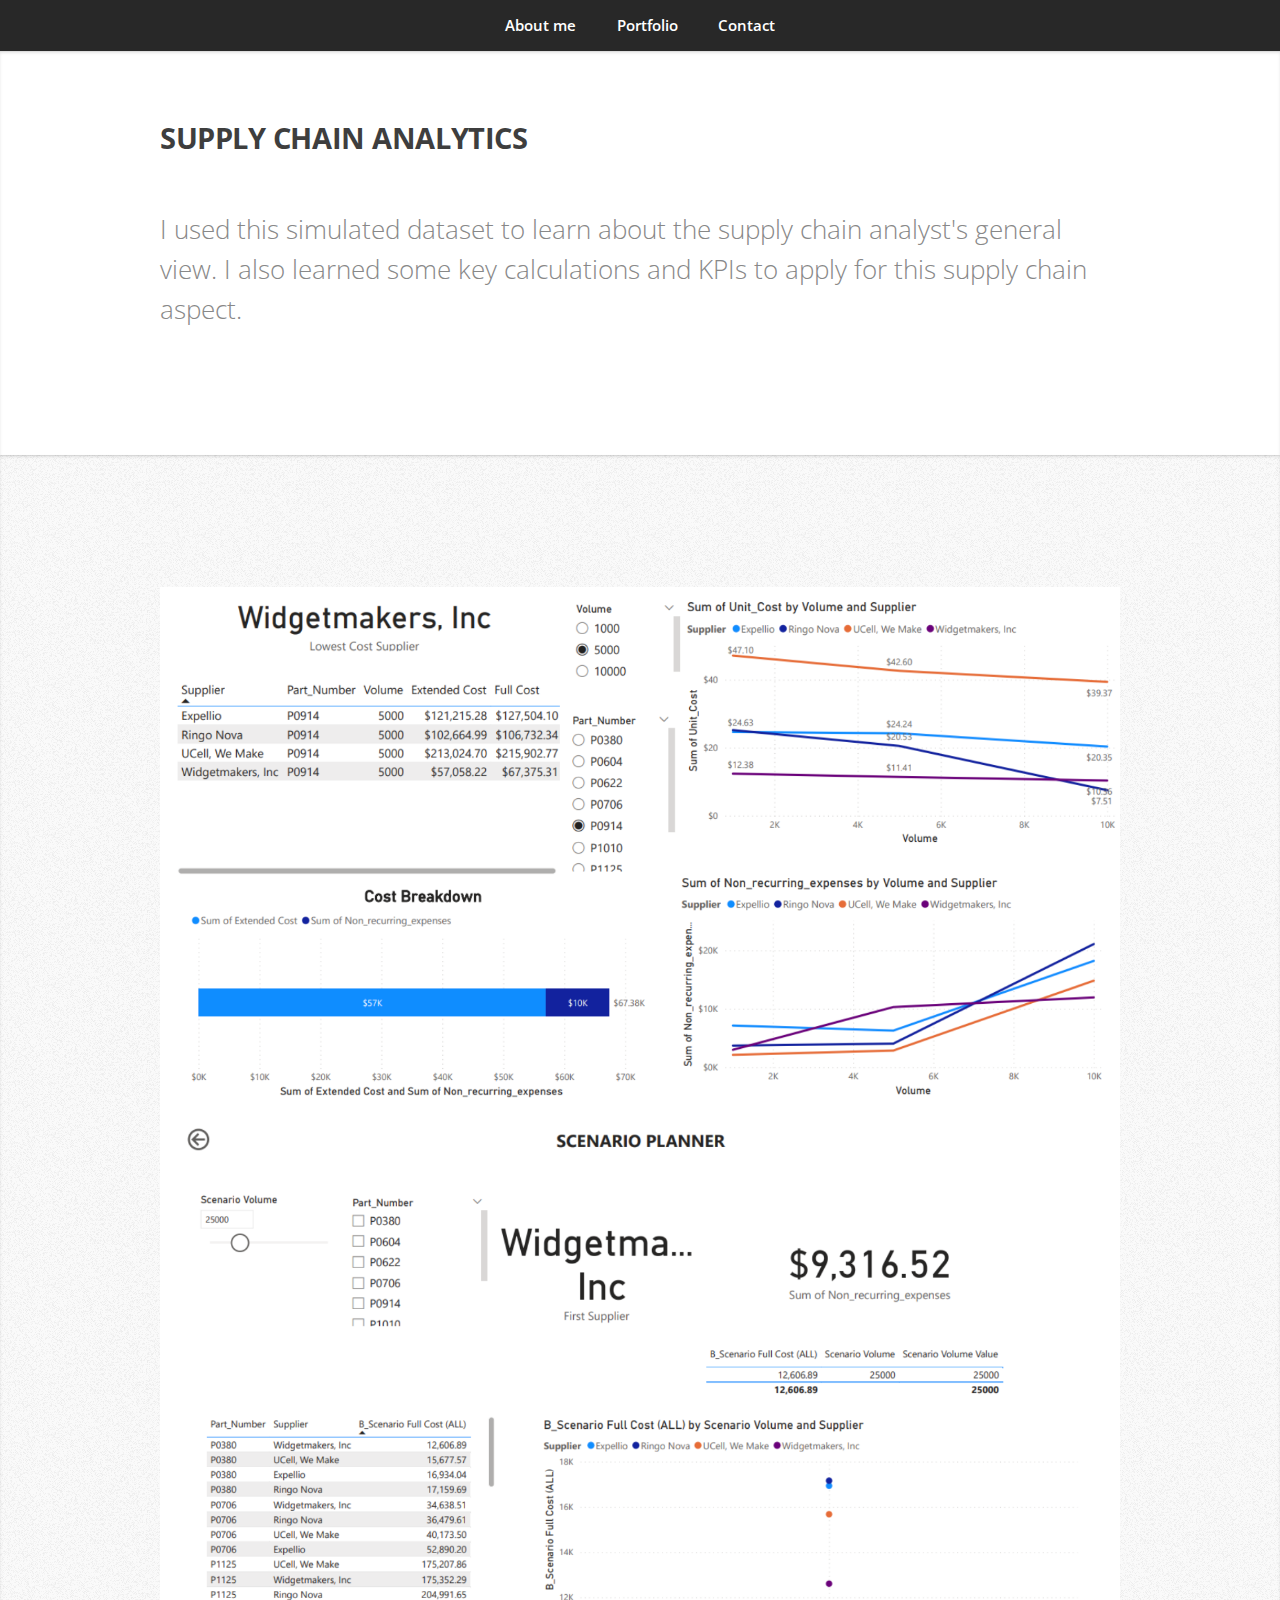
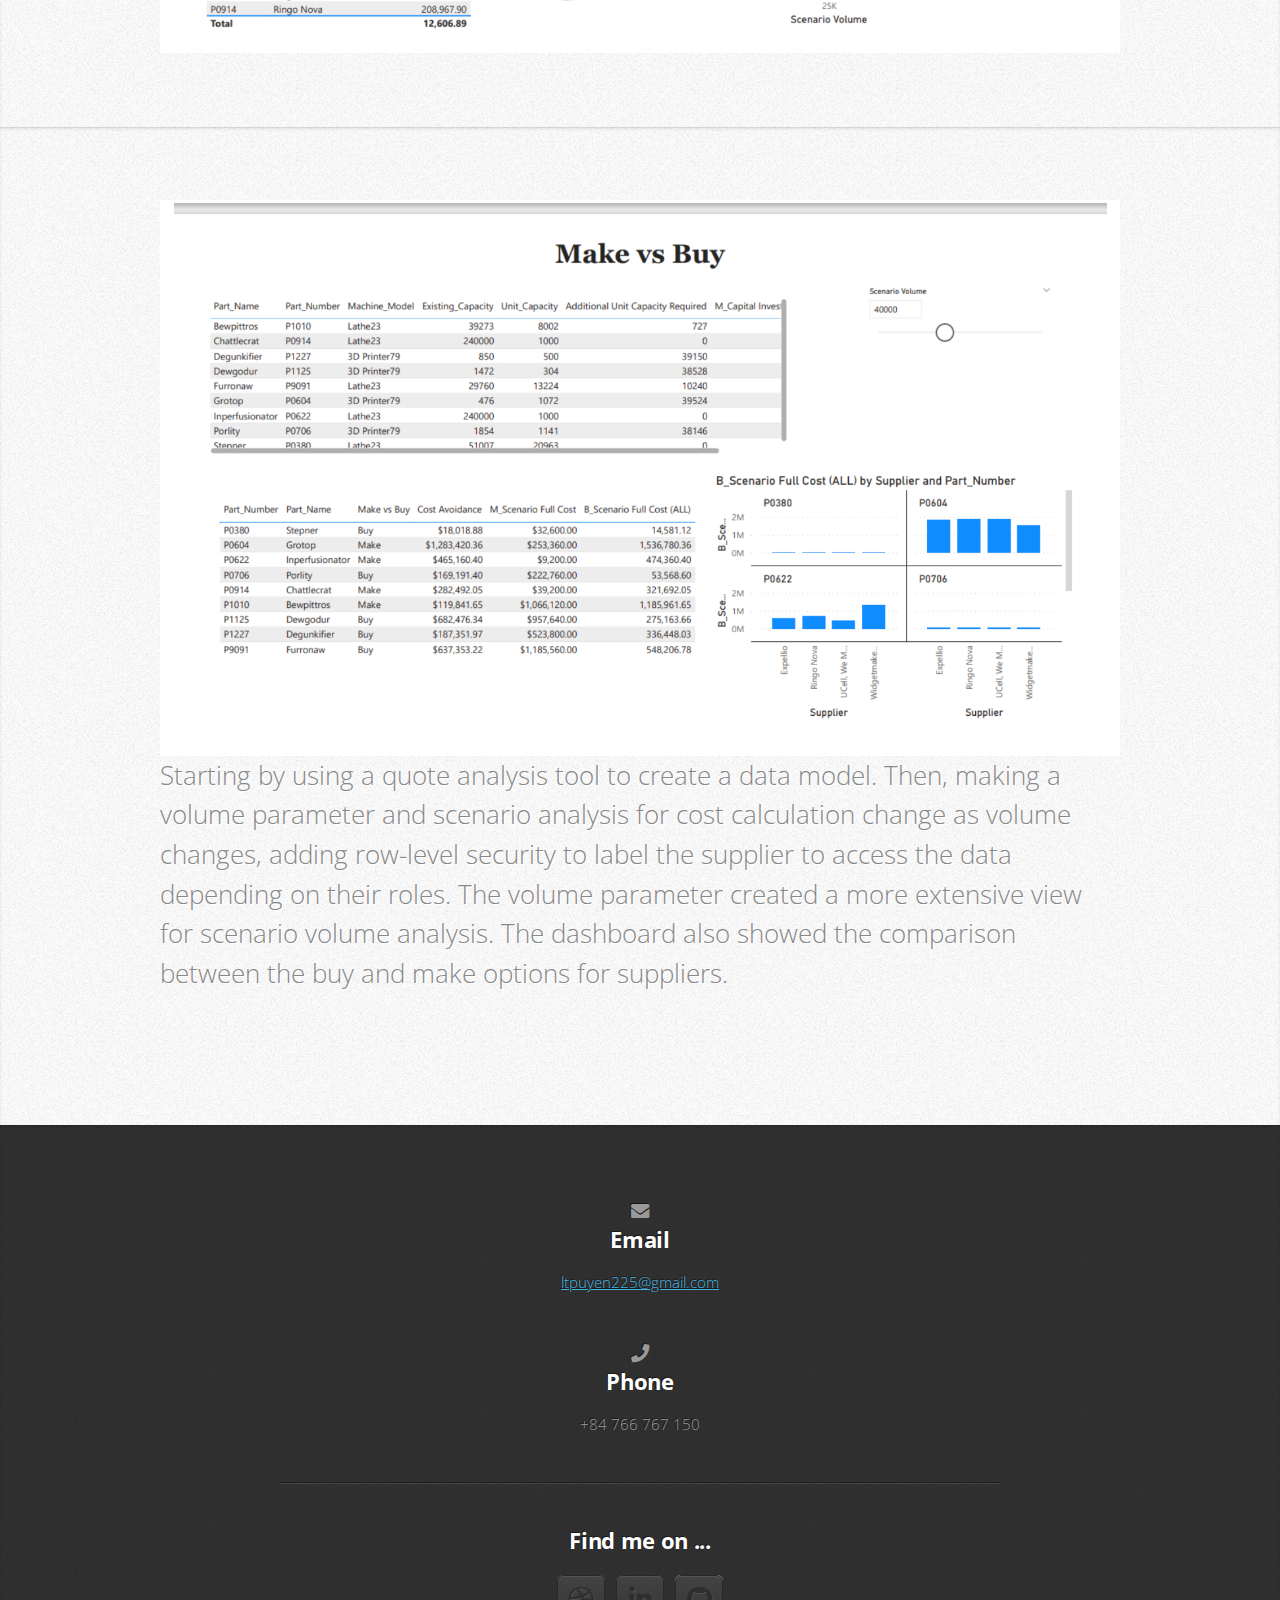
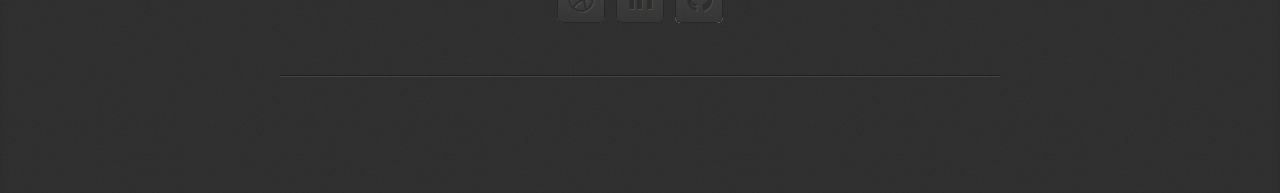
<file: supplyChain.html>
<!DOCTYPE HTML>
<html>
<head>
    <title>SUPPLY CHAIN ANALYTICS</title>
    <meta charset="utf-8" />
    <meta name="viewport" content="width=device-width, initial-scale=1, user-scalable=no" />
    <link rel="stylesheet" href="assets/css/main.css" />
</head>

<nav id="nav">
    <ul class="container">
        <li><a href="index.html">About me</a></li>
        <li><a href="index.html#portfolio">Portfolio</a></li>
        <li><a href="#contact">Contact</a></li>
    </ul>
</nav>
<body class="is-preload">

    <article class="wrapper style1">
        <div class="container">
            <header>
                <h2>SUPPLY CHAIN ANALYTICS</h2>
            </header>
            <p class="fixP"> I used this simulated dataset to learn about the supply chain analyst's general view. I also learned some key calculations and KPIs to apply for this supply chain aspect.</p>
        </div>
    </article>

    <article class="wrapper style2">
        <div class="container">
            <header>
                <p class="fixP" > </p>
            </header>
            <div class="image fit">
                <img src="images/supplyChain01.jpg" alt="" />
                <img src="images/supplyChain02.jpg" alt="" />
            </div>
        </div>
    </article>

    

    <!-- Visualization -->
    <article class="wrapper style2">
        <div class="container">
            <span class="image fit"><img src="images/supplyChain03.jpg" alt="" /></span>
            <header>
                <p class="fixP">Starting by using a quote analysis tool to create a data model. Then, making a volume parameter and scenario analysis for cost calculation change as volume changes, adding row-level security to label the supplier to access the data depending on their roles. The volume parameter created a more extensive view for scenario volume analysis. The dashboard also showed the comparison between the buy and make options for suppliers.</p>
            </header>
        </div>
    </article>

    <!-- Contact -->
			<article id="contact" class="wrapper style4">
				<div class="container medium">
					
					<div class="row">
						<div class="col-12">
							<div>
								<section class="split">
									<section>
										<div class="contact-method">
											<span class="icon solid alt fa-envelope"></span>
											<h3>Email</h3>
											<a href="#">ltpuyen225@gmail.com</a>
										</div>
									</section>
									<section>
										<div class="contact-method">
											<span class="icon solid alt fa-phone"></span>
											<h3>Phone</h3>
											<span>+84 766 767 150 </span>
										</div>
									</section>
									<!-- <section>
										<div class="contact-method">
											<span class="icon solid alt fa-home"></span>
											<h3>Address</h3>
											<span>Kitarakuja 3C 94<br />
											Helsinki, 00420<br />
											Findland</span>
										</div>
									</section>
									-->
						</div>
						<div class="col-12">
							<hr />
							<h3>Find me on ...</h3>
							<ul class="social">
								<li><a href="https://ltpuyen.github.io/miniPort/" class="icon brands fa-dribbble"><span class="label">Dribbble</span></a></li>
								<li><a href="https://www.linkedin.com/in/uyen-le-2424b2206/" class="icon brands fa-linkedin-in"><span class="label">LinkedIn</span></a></li>
								<li><a href="https://github.com/ltpUYEN" class="icon brands fa-github"><span class="label">Github</span></a></li>
							</ul>
							<hr />
						</div>
					</div>
				</div>
			</article>

		<!-- Scripts -->
			<script src="assets/js/jquery.min.js"></script>
			<script src="assets/js/jquery.scrolly.min.js"></script>
			<script src="assets/js/browser.min.js"></script>
			<script src="assets/js/breakpoints.min.js"></script>
			<script src="assets/js/util.js"></script>
			<script src="assets/js/main.js"></script>

</body>
</html>
</file>
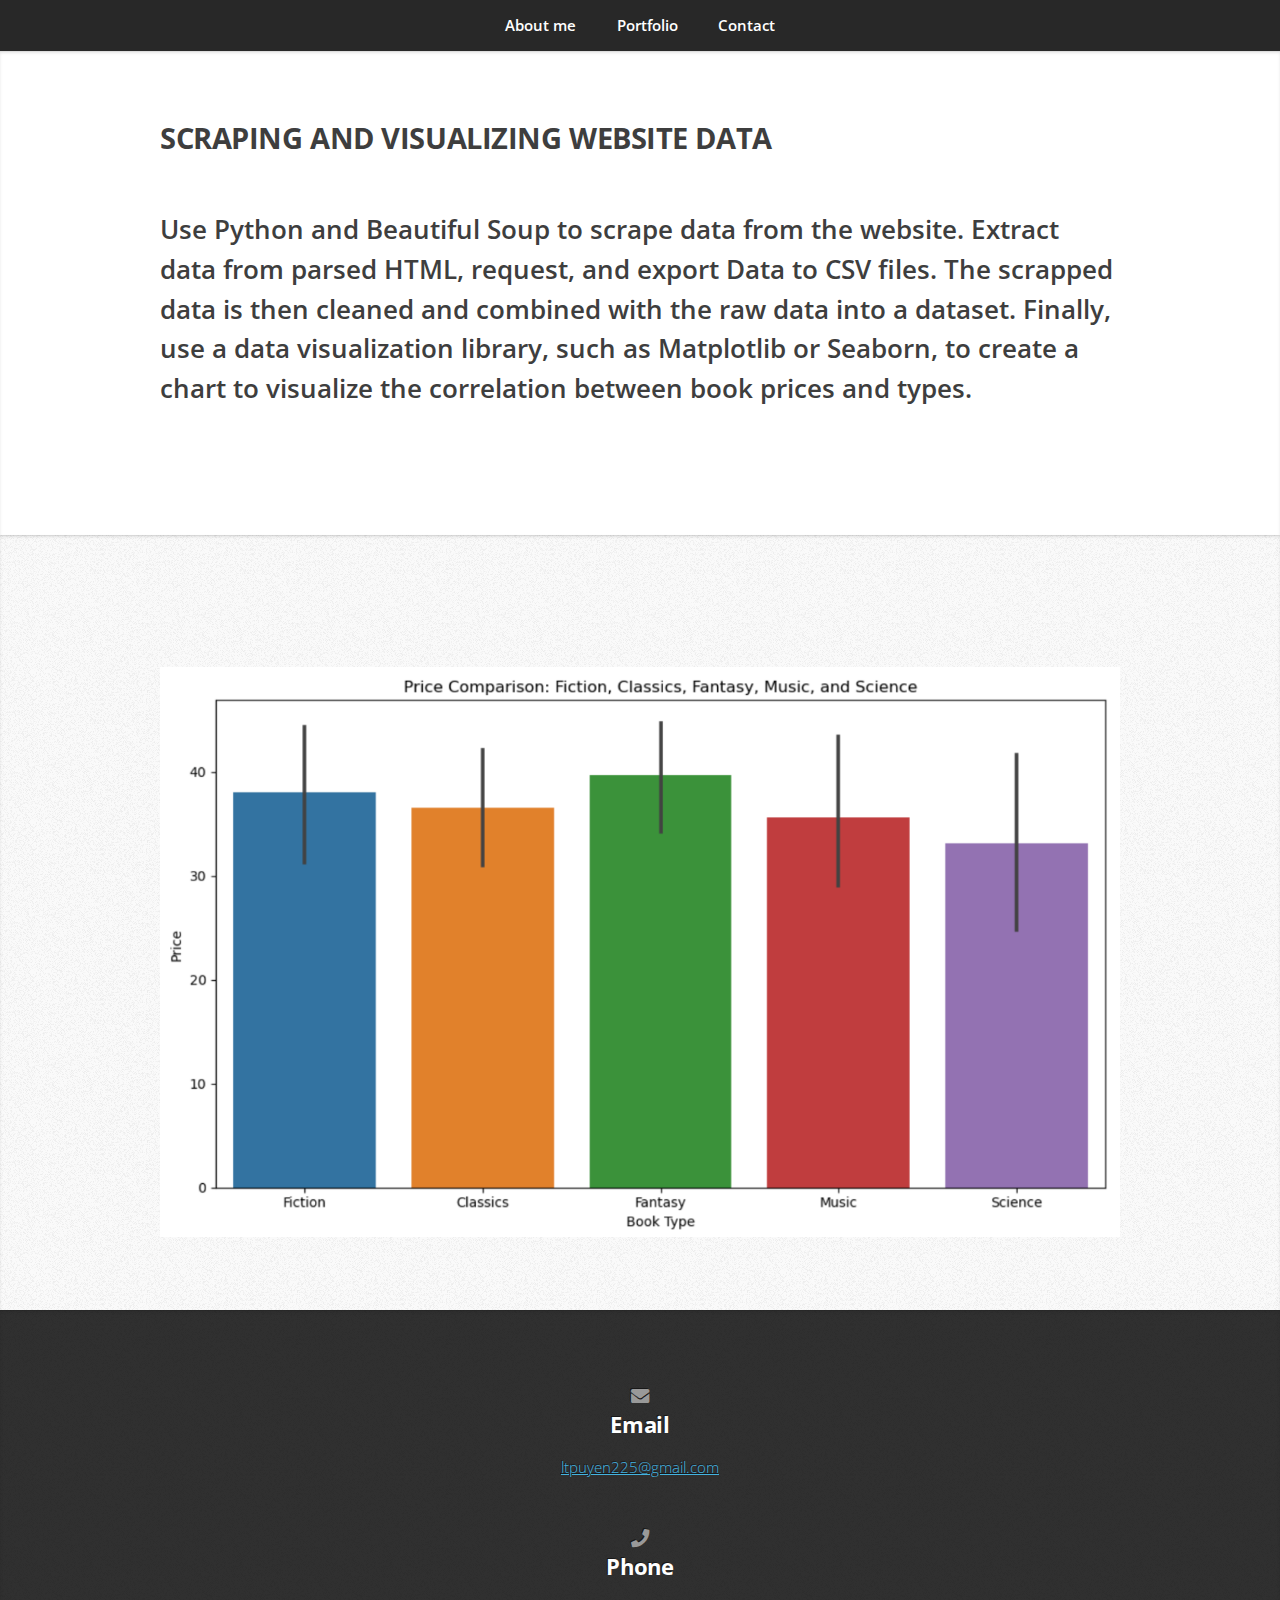
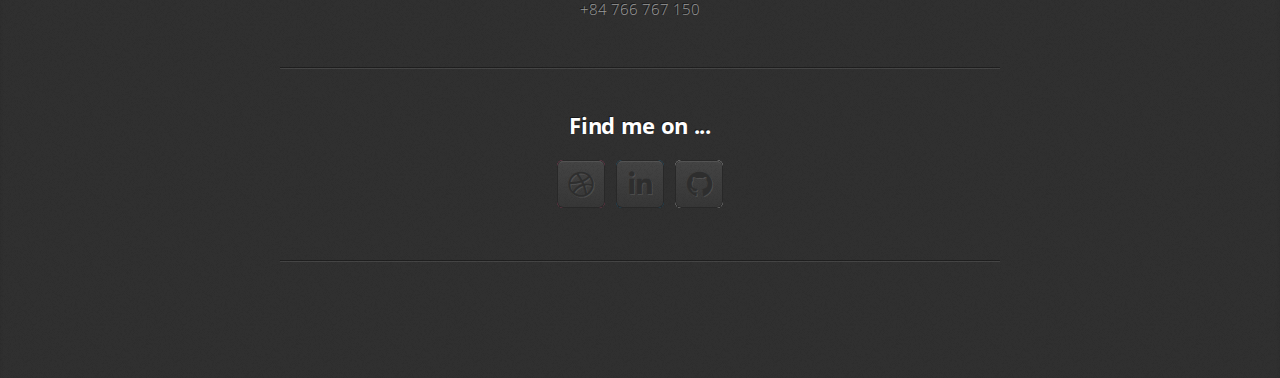
<file: webScrape.html>
<!DOCTYPE HTML>
<html>
<head>
    <title>Scraping website</title>
    <meta charset="utf-8" />
    <meta name="viewport" content="width=device-width, initial-scale=1, user-scalable=no" />
    <link rel="stylesheet" href="assets/css/main.css" />
</head>

<nav id="nav">
    <ul class="container">
        <li><a href="index.html">About me</a></li>
        <li><a href="index.html#portfolio">Portfolio</a></li>
        <li><a href="#contact">Contact</a></li>
    </ul>
</nav>
<body class="is-preload">

    <article class="wrapper style1">
        <div class="container">
            <header>
                <h2>SCRAPING AND VISUALIZING WEBSITE DATA</h2>
            </header>
            <p class="fixP"> <strong>Use Python and Beautiful Soup to scrape data from the website. Extract data from parsed HTML, request, and export Data to CSV files. The scrapped data is then cleaned and combined with the raw data into a dataset. Finally, use a data visualization library, such as Matplotlib or Seaborn, to create a chart to visualize the correlation between book prices and types.</strong></p>
        </div>
    </article>
    

    <!-- Visualization -->
    <article class="wrapper style2">
        <div class="container">
            <header>
                <p class="fixP"> </p>
            </header>
            <span class="image fit"><img src="images/webScrape.jpg" alt="image" /></span>
        </div>
    </article>

    <!-- Contact -->
			<article id="contact" class="wrapper style4">
				<div class="container medium">
					
					<div class="row">
						<div class="col-12">
							<div>
								<section class="split">
									<section>
										<div class="contact-method">
											<span class="icon solid alt fa-envelope"></span>
											<h3>Email</h3>
											<a href="#">ltpuyen225@gmail.com</a>
										</div>
									</section>
									<section>
										<div class="contact-method">
											<span class="icon solid alt fa-phone"></span>
											<h3>Phone</h3>
											<span>+84 766 767 150 </span>
										</div>
									</section>
									<!-- <section>
										<div class="contact-method">
											<span class="icon solid alt fa-home"></span>
											<h3>Address</h3>
											<span>Kitarakuja 3C 94<br />
											Helsinki, 00420<br />
											Findland</span>
										</div>
									</section>
									-->
						</div>
						<div class="col-12">
							<hr />
							<h3>Find me on ...</h3>
							<ul class="social">
								<li><a href="https://ltpuyen.github.io/miniPort/" class="icon brands fa-dribbble"><span class="label">Dribbble</span></a></li>
								<li><a href="https://www.linkedin.com/in/uyen-le-2424b2206/" class="icon brands fa-linkedin-in"><span class="label">LinkedIn</span></a></li>
								<li><a href="https://github.com/ltpUYEN" class="icon brands fa-github"><span class="label">Github</span></a></li>
							</ul>
							<hr />
						</div>
					</div>
				</div>
			</article>

		<!-- Scripts -->
			<script src="assets/js/jquery.min.js"></script>
			<script src="assets/js/jquery.scrolly.min.js"></script>
			<script src="assets/js/browser.min.js"></script>
			<script src="assets/js/breakpoints.min.js"></script>
			<script src="assets/js/util.js"></script>
			<script src="assets/js/main.js"></script>

</body>
</html>
</file>
<file: assets/css/main.css>
@import url("https://fonts.googleapis.com/css?family=Open+Sans:300,300italic,600,600italic,700");
@import url("fontawesome-all.min.css");

/*
	Miniport by HTML5 UP
	html5up.net | @ajlkn
	Free for personal and commercial use under the CCA 3.0 license (html5up.net/license)
*/

html, body, div, span, applet, object,
iframe, h1, h2, h3, h4, h5, h6, p, blockquote,
pre, a, abbr, acronym, address, big, cite,
code, del, dfn, em, img, ins, kbd, q, s, samp,
small, strike, strong, sub, sup, tt, var, b,
u, i, center, dl, dt, dd, ol, ul, li, fieldset,
form, label, legend, table, caption, tbody,
tfoot, thead, tr, th, td, article, aside,
canvas, details, embed, figure, figcaption,
footer, header, hgroup, menu, nav, output, ruby,
section, summary, time, mark, audio, video {
	margin: 0;
	padding: 0;
	border: 0;
	font-size: 100%;
	font: inherit;
	vertical-align: baseline;}

article, aside, details, figcaption, figure,
footer, header, hgroup, menu, nav, section {
	display: block;}

body {
	line-height: 1;
}

ol, ul {
	list-style: none;
}

blockquote, q {
	quotes: none;
}

	blockquote:before, blockquote:after, q:before, q:after {
		content: '';
		content: none;
	}

table {
	border-collapse: collapse;
	border-spacing: 0;
}

body {
	-webkit-text-size-adjust: none;
}

mark {
	background-color: transparent;
	color: inherit;
}

input::-moz-focus-inner {
	border: 0;
	padding: 0;
}

input, select, textarea {
	-moz-appearance: none;
	-webkit-appearance: none;
	-ms-appearance: none;
	appearance: none;
}

/* Basic */

	html {
		box-sizing: border-box;
	}

	*, *:before, *:after {
		box-sizing: inherit;
	}

	body {
		padding-top: 3.5em;
	}

		body.is-preload *, body.is-preload *:before, body.is-preload *:after {
			-moz-animation: none !important;
			-webkit-animation: none !important;
			-ms-animation: none !important;
			animation: none !important;
			-moz-transition: none !important;
			-webkit-transition: none !important;
			-ms-transition: none !important;
			transition: none !important;
		}

	body, input, textarea, select {
		font-family: 'Open Sans', sans-serif;
		line-height: 1.85em;
		color: #888;
		font-weight: 300;
		font-size: 13pt;
	}

	a {
		-moz-transition: color .2s ease-in-out;
		-webkit-transition: color .2s ease-in-out;
		-ms-transition: color .2s ease-in-out;
		transition: color .2s ease-in-out;
		color: #43B3E0;
		text-decoration: underline;
	}

		a:hover {
			color: #43bff0 !important;
		}

		a img {
			border: 0;
		}

	b, strong {
		font-weight: 600;
		color: #3e3e3e;
	}

	i, em {
		font-style: italic;
	}

	sub {
		position: relative;
		top: 0.5em;
		font-size: 0.8em;
	}

	sup {
		position: relative;
		top: -0.5em;
		font-size: 0.8em;
	}

	blockquote {
		border-left: solid 0.75em #eee;
		padding: 1em 0 1em 1.5em;
		font-style: italic;
	}

	h1, h2, h3, h4, h5, h6 {
		color: #3e3e3e;
		margin: 0 0 0.75em 0;
	}

	h1 a, h2 a, h3 a, h4 a, h5 a, h6 a {
		text-decoration: none;
		color: inherit;
	}

	h2, h3, h4, h5, h6 {
		font-weight: 700;
	}

	h1 {
		font-size: 3.25em;
		letter-spacing: -0.025em;
		font-weight: 300;
	}

		h1 strong {
			font-weight: 700;
		}

	h2 {
		font-size: 2em;
		letter-spacing: -0.015em;
		text-align: left;
	}

	h3 {
		font-size: 1.5em;
		letter-spacing: -0.015em;
	}

	em, i {
		font-style: italic;
	}

	br.clear {
		clear: both;
	}

	hr {
		border: 0;
		border-top: solid 1px #444;
		border-top-color: rgba(0, 0, 0, 0.35);
		box-shadow: 0px 1px 0px 0px rgba(255, 255, 255, 0.1);
		height: 1px;
		margin: 3em 0;
	}

	p, ul, ol, dl, table {
		margin-bottom: 2em;
	}

	header {
		margin: 0 0 3em 0;
	}

		header > p {
			font-size: 1.25em;
			margin: 0;
			
		}

	footer {
		
	}

		footer > p {
			font-size: 1.25em;
		}
	.fixP {
		text-align: left;
		font-size: 1.8em;
		line-height: 1.5em;
	  }
	.aboutMe {
		background-color: rgb(196, 212, 225);
		width: 100%;
		margin: 3em 0 0 0;

	  }

	.horizontal-menu {
	margin: 0 10% 0 10%;
	align-items: center;
	justify-content: center;


	
	}
	
	.horizontal-menu ul {
	list-style: none;
	margin: 10px;
	padding: 10px;
	display: flex;
	}
	
	.horizontal-menu li {
		text-align: center;
		padding: 1px; /* Adjust padding as needed */
		flex: 1;
		display: flex;
		justify-content: center;
		align-items: center;
	  }
	  
	  .horizontal-menu p {
		text-decoration: none;
		color: #2ecc71; /* Text color */
		transition: color 0.3s;
		padding: 1px 30px; /* Adjust padding for text spacing */
		border: 1.2px solid #2ecc71; /* Green border around each item */
		border-radius: 7px; /* Smooth curved corners */
		margin: 2pt; /* Add space between borders */
	  }
	
	.horizontal-menu p:hover {
	color: #2ecc71; /* Green color on hover */
	}

/* Container */

	.container {
		margin: 0 auto;
		max-width: calc(100% - 50px);
		width: 1200px;
	}

		.container.medium {
			width: 900px;
		}

		@media screen and (max-width: 1680px) {

			.container {
				width: 1200px;
			}

				.container.medium {
					width: 900px;
				}

		}

		@media screen and (max-width: 1280px) {

			.container {
				width: 960px;
			}

				.container.medium {
					width: 720px;
				}

		}

		@media screen and (max-width: 980px) {

			.container {
				width: 100%;
			}

				.container.medium {
					width: 75%;
				}

		}

		@media screen and (max-width: 736px) {

			.container {
				width: 100%;
				max-width: calc(100% - 30px);
			}

				.container.medium {
					width: 100%;
				}

		}
		.tittlePort {
			
		}

/* Row */

	.row {
		display: flex;
		flex-wrap: wrap;
		box-sizing: border-box;
		align-items: stretch;
		padding: 0;
    	margin: 0;
	}

		.row > * {
			box-sizing: border-box;
		}

		.row.gtr-uniform > * > :last-child {
			margin-bottom: 0;
		}

		.row.aln-left {
			justify-content: flex-start;
		}

		.row.aln-center {
			justify-content: center;
		}

		.row.aln-right {
			justify-content: flex-end;
		}

		.row.aln-top {
			align-items: flex-start;
		}

		.row.aln-middle {
			align-items: center;
		}

		.row.aln-bottom {
			align-items: flex-end;
		}

		.row > .imp {
			order: -1;
		}

		.row > .col-1 {
			width: 8.33333%;
		}

		.row > .off-1 {
			margin-left: 8.33333%;
		}

		.row > .col-2 {
			width: 16.66667%;
		}

		.row > .off-2 {
			margin-left: 16.66667%;
		}

		.row > .col-3 {
			width: 25%;
		}

		.row > .off-3 {
			margin-left: 25%;
		}

		.row > .col-4 {
			width: 33.33333%;
		}

		.row > .off-4 {
			margin-left: 33.33333%;
		}

		.row > .col-5 {
			width: 41.66667%;
		}

		.row > .off-5 {
			margin-left: 41.66667%;
		}

		.row > .col-6 {
			width: 50%;
		}

		.row > .off-6 {
			margin-left: 50%;
		}

		.row > .col-7 {
			width: 58.33333%;
		}

		.row > .off-7 {
			margin-left: 58.33333%;
		}

		.row > .col-8 {
			width: 66.66667%;
		}

		.row > .off-8 {
			margin-left: 66.66667%;
		}

		.row > .col-9 {
			width: 75%;
		}

		.row > .off-9 {
			margin-left: 75%;
		}

		.row > .col-10 {
			width: 83.33333%;
		}

		.row > .off-10 {
			margin-left: 83.33333%;
		}

		.row > .col-11 {
			width: 91.66667%;
		}

		.row > .off-11 {
			margin-left: 91.66667%;
		}

		.row > .col-12 {
			width: 100%;
		}

		.row > .off-12 {
			margin-left: 100%;
		}

		.row.gtr-0 {
			margin-top: 0px;
			margin-left: 0px;
		}

			.row.gtr-0 > * {
				padding: 0px 0 0 0px;
			}

			.row.gtr-0.gtr-uniform {
				margin-top: 0px;
			}

				.row.gtr-0.gtr-uniform > * {
					padding-top: 0px;
				}

		.row.gtr-25 {
			margin-top: -6.25px;
			margin-left: -6.25px;
		}

			.row.gtr-25 > * {
				padding: 6.25px 0 0 6.25px;
			}

			.row.gtr-25.gtr-uniform {
				margin-top: -6.25px;
			}

				.row.gtr-25.gtr-uniform > * {
					padding-top: 6.25px;
				}

		.row.gtr-50 {
			margin-top: -12.5px;
			margin-left: -12.5px;
		}

			.row.gtr-50 > * {
				padding: 12.5px 0 0 12.5px;
			}

			.row.gtr-50.gtr-uniform {
				margin-top: -12.5px;
			}

				.row.gtr-50.gtr-uniform > * {
					padding-top: 12.5px;
				}

		.row {
			margin-top: -25px;
			margin-left: -25px;
		}

			.row > * {
				padding: 25px 0 0 25px;
			}

			.row.gtr-uniform {
				margin-top: -25px;
			}

				.row.gtr-uniform > * {
					padding-top: 25px;
				}

		.row.gtr-150 {
			margin-top: -37.5px;
			margin-left: -37.5px;
		}

			.row.gtr-150 > * {
				padding: 37.5px 0 0 37.5px;
			}

			.row.gtr-150.gtr-uniform {
				margin-top: -37.5px;
			}

				.row.gtr-150.gtr-uniform > * {
					padding-top: 37.5px;
				}

		.row.gtr-200 {
			margin-top: -50px;
			margin-left: -50px;
		}

			.row.gtr-200 > * {
				padding: 50px 0 0 50px;
			}

			.row.gtr-200.gtr-uniform {
				margin-top: -50px;
			}

				.row.gtr-200.gtr-uniform > * {
					padding-top: 50px;
				}

		@media screen and (max-width: 1680px) {

			.row {
				display: flex;
				flex-wrap: wrap;
				box-sizing: border-box;
				align-items: stretch;
			}

				.row > * {
					box-sizing: border-box;
				}

				.row.gtr-uniform > * > :last-child {
					margin-bottom: 0;
				}

				.row.aln-left {
					justify-content: flex-start;
				}

				.row.aln-center {
					justify-content: center;
				}

				.row.aln-right {
					justify-content: flex-end;
				}

				.row.aln-top {
					align-items: flex-start;
				}

				.row.aln-middle {
					align-items: center;
				}

				.row.aln-bottom {
					align-items: flex-end;
				}

				.row > .imp-xlarge {
					order: -1;
				}

				.row > .col-1-xlarge {
					width: 8.33333%;
				}

				.row > .off-1-xlarge {
					margin-left: 8.33333%;
				}

				.row > .col-2-xlarge {
					width: 16.66667%;
				}

				.row > .off-2-xlarge {
					margin-left: 16.66667%;
				}

				.row > .col-3-xlarge {
					width: 25%;
				}

				.row > .off-3-xlarge {
					margin-left: 25%;
				}

				.row > .col-4-xlarge {
					width: 33.33333%;
				}

				.row > .off-4-xlarge {
					margin-left: 33.33333%;
				}

				.row > .col-5-xlarge {
					width: 41.66667%;
				}

				.row > .off-5-xlarge {
					margin-left: 41.66667%;
				}

				.row > .col-6-xlarge {
					width: 50%;
				}

				.row > .off-6-xlarge {
					margin-left: 50%;
				}

				.row > .col-7-xlarge {
					width: 58.33333%;
				}

				.row > .off-7-xlarge {
					margin-left: 58.33333%;
				}

				.row > .col-8-xlarge {
					width: 66.66667%;
				}

				.row > .off-8-xlarge {
					margin-left: 66.66667%;
				}

				.row > .col-9-xlarge {
					width: 75%;
				}

				.row > .off-9-xlarge {
					margin-left: 75%;
				}

				.row > .col-10-xlarge {
					width: 83.33333%;
				}

				.row > .off-10-xlarge {
					margin-left: 83.33333%;
				}

				.row > .col-11-xlarge {
					width: 91.66667%;
				}

				.row > .off-11-xlarge {
					margin-left: 91.66667%;
				}

				.row > .col-12-xlarge {
					width: 100%;
				}

				.row > .off-12-xlarge {
					margin-left: 100%;
				}
				.row > .col-13 {
					width: center;
				}
				.col-4 {
					width: 33.33333%;
				}
				
				.col-8 {
					width: 66.66667%;
				}
				col-4,
				.col-8 {
				    padding: 10px;
				}
				.row.gtr-0 {
					margin-top: 0px;
					margin-left: 0px;
				}

					.row.gtr-0 > * {
						padding: 0px 0 0 0px;
					}

					.row.gtr-0.gtr-uniform {
						margin-top: 0px;
					}

						.row.gtr-0.gtr-uniform > * {
							padding-top: 0px;
						}

				.row.gtr-25 {
					margin-top: -6.25px;
					margin-left: -6.25px;
				}

					.row.gtr-25 > * {
						padding: 6.25px 0 0 6.25px;
					}

					.row.gtr-25.gtr-uniform {
						margin-top: -6.25px;
					}

						.row.gtr-25.gtr-uniform > * {
							padding-top: 6.25px;
						}

				.row.gtr-50 {
					margin-top: -12.5px;
					margin-left: -12.5px;
				}

					.row.gtr-50 > * {
						padding: 12.5px 0 0 12.5px;
					}

					.row.gtr-50.gtr-uniform {
						margin-top: -12.5px;
					}

						.row.gtr-50.gtr-uniform > * {
							padding-top: 12.5px;
						}

				.row {
					margin-top: -25px;
					margin-left: -25px;
				}

					.row > * {
						padding: 25px 0 0 25px;
					}

					.row.gtr-uniform {
						margin-top: -25px;
					}

						.row.gtr-uniform > * {
							padding-top: 25px;
						}

				.row.gtr-150 {
					margin-top: -37.5px;
					margin-left: -37.5px;
				}

					.row.gtr-150 > * {
						padding: 37.5px 0 0 37.5px;
					}

					.row.gtr-150.gtr-uniform {
						margin-top: -37.5px;
					}

						.row.gtr-150.gtr-uniform > * {
							padding-top: 37.5px;
						}

				.row.gtr-200 {
					margin-top: -50px;
					margin-left: -50px;
				}

					.row.gtr-200 > * {
						padding: 50px 0 0 50px;
					}

					.row.gtr-200.gtr-uniform {
						margin-top: -50px;
					}

						.row.gtr-200.gtr-uniform > * {
							padding-top: 50px;
						}

		}

		@media screen and (max-width: 1280px) {

			.row {
				display: flex;
				flex-wrap: wrap;
				box-sizing: border-box;
				align-items: stretch;
			}

				.row > * {
					box-sizing: border-box;
				}

				.row.gtr-uniform > * > :last-child {
					margin-bottom: 0;
				}

				.row.aln-left {
					justify-content: flex-start;
				}

				.row.aln-center {
					justify-content: center;
				}

				.row.aln-right {
					justify-content: flex-end;
				}

				.row.aln-top {
					align-items: flex-start;
				}

				.row.aln-middle {
					align-items: center;
				}

				.row.aln-bottom {
					align-items: flex-end;
				}

				.row > .imp-large {
					order: -1;
				}

				.row > .col-1-large {
					width: 8.33333%;
				}

				.row > .off-1-large {
					margin-left: 8.33333%;
				}

				.row > .col-2-large {
					width: 16.66667%;
				}

				.row > .off-2-large {
					margin-left: 16.66667%;
				}

				.row > .col-3-large {
					width: 25%;
				}

				.row > .off-3-large {
					margin-left: 25%;
				}

				.row > .col-4-large {
					width: 33.33333%;
				}

				.row > .off-4-large {
					margin-left: 33.33333%;
				}

				.row > .col-5-large {
					width: 41.66667%;
				}

				.row > .off-5-large {
					margin-left: 41.66667%;
				}

				.row > .col-6-large {
					width: 50%;
				}

				.row > .off-6-large {
					margin-left: 50%;
				}

				.row > .col-7-large {
					width: 58.33333%;
				}

				.row > .off-7-large {
					margin-left: 58.33333%;
				}

				.row > .col-8-large {
					width: 66.66667%;
				}

				.row > .off-8-large {
					margin-left: 66.66667%;
				}

				.row > .col-9-large {
					width: 75%;
				}

				.row > .off-9-large {
					margin-left: 75%;
				}

				.row > .col-10-large {
					width: 83.33333%;
				}

				.row > .off-10-large {
					margin-left: 83.33333%;
				}

				.row > .col-11-large {
					width: 91.66667%;
				}

				.row > .off-11-large {
					margin-left: 91.66667%;
				}

				.row > .col-12-large {
					width: 100%;
				}

				.row > .off-12-large {
					margin-left: 100%;
				}

				.row.gtr-0 {
					margin-top: 0px;
					margin-left: 0px;
				}

					.row.gtr-0 > * {
						padding: 0px 0 0 0px;
					}

					.row.gtr-0.gtr-uniform {
						margin-top: 0px;
					}

						.row.gtr-0.gtr-uniform > * {
							padding-top: 0px;
						}

				.row.gtr-25 {
					margin-top: -6.25px;
					margin-left: -6.25px;
				}

					.row.gtr-25 > * {
						padding: 6.25px 0 0 6.25px;
					}

					.row.gtr-25.gtr-uniform {
						margin-top: -6.25px;
					}

						.row.gtr-25.gtr-uniform > * {
							padding-top: 6.25px;
						}

				.row.gtr-50 {
					margin-top: -12.5px;
					margin-left: -12.5px;
				}

					.row.gtr-50 > * {
						padding: 12.5px 0 0 12.5px;
					}

					.row.gtr-50.gtr-uniform {
						margin-top: -12.5px;
					}

						.row.gtr-50.gtr-uniform > * {
							padding-top: 12.5px;
						}

				.row {
					margin-top: -25px;
					margin-left: -25px;
				}

					.row > * {
						padding: 25px 0 0 25px;
					}

					.row.gtr-uniform {
						margin-top: -25px;
					}

						.row.gtr-uniform > * {
							padding-top: 25px;
						}

				.row.gtr-150 {
					margin-top: -37.5px;
					margin-left: -37.5px;
				}

					.row.gtr-150 > * {
						padding: 37.5px 0 0 37.5px;
					}

					.row.gtr-150.gtr-uniform {
						margin-top: -37.5px;
					}

						.row.gtr-150.gtr-uniform > * {
							padding-top: 37.5px;
						}

				.row.gtr-200 {
					margin-top: -50px;
					margin-left: -50px;
				}

					.row.gtr-200 > * {
						padding: 50px 0 0 50px;
					}

					.row.gtr-200.gtr-uniform {
						margin-top: -50px;
					}

						.row.gtr-200.gtr-uniform > * {
							padding-top: 50px;
						}

		}

		@media screen and (max-width: 980px) {

			.row {
				display: flex;
				flex-wrap: wrap;
				box-sizing: border-box;
				align-items: stretch;
			}

				.row > * {
					box-sizing: border-box;
				}

				.row.gtr-uniform > * > :last-child {
					margin-bottom: 0;
				}

				.row.aln-left {
					justify-content: flex-start;
				}

				.row.aln-center {
					justify-content: center;
				}

				.row.aln-right {
					justify-content: flex-end;
				}

				.row.aln-top {
					align-items: flex-start;
				}

				.row.aln-middle {
					align-items: center;
				}

				.row.aln-bottom {
					align-items: flex-end;
				}

				.row > .imp-medium {
					order: -1;
				}

				.row > .col-1-medium {
					width: 8.33333%;
				}

				.row > .off-1-medium {
					margin-left: 8.33333%;
				}

				.row > .col-2-medium {
					width: 16.66667%;
				}

				.row > .off-2-medium {
					margin-left: 16.66667%;
				}

				.row > .col-3-medium {
					width: 25%;
				}

				.row > .off-3-medium {
					margin-left: 25%;
				}

				.row > .col-4-medium {
					width: 33.33333%;
				}

				.row > .off-4-medium {
					margin-left: 33.33333%;
				}

				.row > .col-5-medium {
					width: 41.66667%;
				}

				.row > .off-5-medium {
					margin-left: 41.66667%;
				}

				.row > .col-6-medium {
					width: 50%;
				}

				.row > .off-6-medium {
					margin-left: 50%;
				}

				.row > .col-7-medium {
					width: 58.33333%;
				}

				.row > .off-7-medium {
					margin-left: 58.33333%;
				}

				.row > .col-8-medium {
					width: 66.66667%;
				}

				.row > .off-8-medium {
					margin-left: 66.66667%;
				}

				.row > .col-9-medium {
					width: 75%;
				}

				.row > .off-9-medium {
					margin-left: 75%;
				}

				.row > .col-10-medium {
					width: 83.33333%;
				}

				.row > .off-10-medium {
					margin-left: 83.33333%;
				}

				.row > .col-11-medium {
					width: 91.66667%;
				}

				.row > .off-11-medium {
					margin-left: 91.66667%;
				}

				.row > .col-12-medium {
					width: 100%;
				}

				.row > .off-12-medium {
					margin-left: 100%;
				}

				.row.gtr-0 {
					margin-top: 0px;
					margin-left: 0px;
				}

					.row.gtr-0 > * {
						padding: 0px 0 0 0px;
					}

					.row.gtr-0.gtr-uniform {
						margin-top: 0px;
					}

						.row.gtr-0.gtr-uniform > * {
							padding-top: 0px;
						}

				.row.gtr-25 {
					margin-top: -6.25px;
					margin-left: -6.25px;
				}

					.row.gtr-25 > * {
						padding: 6.25px 0 0 6.25px;
					}

					.row.gtr-25.gtr-uniform {
						margin-top: -6.25px;
					}

						.row.gtr-25.gtr-uniform > * {
							padding-top: 6.25px;
						}

				.row.gtr-50 {
					margin-top: -12.5px;
					margin-left: -12.5px;
				}

					.row.gtr-50 > * {
						padding: 12.5px 0 0 12.5px;
					}

					.row.gtr-50.gtr-uniform {
						margin-top: -12.5px;
					}

						.row.gtr-50.gtr-uniform > * {
							padding-top: 12.5px;
						}

				.row {
					margin-top: -25px;
					margin-left: -25px;
				}

					.row > * {
						padding: 25px 0 0 25px;
					}

					.row.gtr-uniform {
						margin-top: -25px;
					}

						.row.gtr-uniform > * {
							padding-top: 25px;
						}

				.row.gtr-150 {
					margin-top: -37.5px;
					margin-left: -37.5px;
				}

					.row.gtr-150 > * {
						padding: 37.5px 0 0 37.5px;
					}

					.row.gtr-150.gtr-uniform {
						margin-top: -37.5px;
					}

						.row.gtr-150.gtr-uniform > * {
							padding-top: 37.5px;
						}

				.row.gtr-200 {
					margin-top: -50px;
					margin-left: -50px;
				}

					.row.gtr-200 > * {
						padding: 50px 0 0 50px;
					}

					.row.gtr-200.gtr-uniform {
						margin-top: -50px;
					}

						.row.gtr-200.gtr-uniform > * {
							padding-top: 50px;
						}

		}

		@media screen and (max-width: 736px) {

			.row {
				display: flex;
				flex-wrap: wrap;
				box-sizing: border-box;
				align-items: stretch;
			}

				.row > * {
					box-sizing: border-box;
				}

				.row.gtr-uniform > * > :last-child {
					margin-bottom: 0;
				}

				.row.aln-left {
					justify-content: flex-start;
				}

				.row.aln-center {
					justify-content: center;
				}

				.row.aln-right {
					justify-content: flex-end;
				}

				.row.aln-top {
					align-items: flex-start;
				}

				.row.aln-middle {
					align-items: center;
				}

				.row.aln-bottom {
					align-items: flex-end;
				}

				.row > .imp-small {
					order: -1;
				}

				.row > .col-1-small {
					width: 8.33333%;
				}

				.row > .off-1-small {
					margin-left: 8.33333%;
				}

				.row > .col-2-small {
					width: 16.66667%;
				}

				.row > .off-2-small {
					margin-left: 16.66667%;
				}

				.row > .col-3-small {
					width: 25%;
				}

				.row > .off-3-small {
					margin-left: 25%;
				}

				.row > .col-4-small {
					width: 33.33333%;
				}

				.row > .off-4-small {
					margin-left: 33.33333%;
				}

				.row > .col-5-small {
					width: 41.66667%;
				}

				.row > .off-5-small {
					margin-left: 41.66667%;
				}

				.row > .col-6-small {
					width: 50%;
				}

				.row > .off-6-small {
					margin-left: 50%;
				}

				.row > .col-7-small {
					width: 58.33333%;
				}

				.row > .off-7-small {
					margin-left: 58.33333%;
				}

				.row > .col-8-small {
					width: 66.66667%;
				}

				.row > .off-8-small {
					margin-left: 66.66667%;
				}

				.row > .col-9-small {
					width: 75%;
				}

				.row > .off-9-small {
					margin-left: 75%;
				}

				.row > .col-10-small {
					width: 83.33333%;
				}

				.row > .off-10-small {
					margin-left: 83.33333%;
				}

				.row > .col-11-small {
					width: 91.66667%;
				}

				.row > .off-11-small {
					margin-left: 91.66667%;
				}

				.row > .col-12-small {
					width: 100%;
				}

				.row > .off-12-small {
					margin-left: 100%;
				}

				.row.gtr-0 {
					margin-top: 0px;
					margin-left: 0px;
				}

					.row.gtr-0 > * {
						padding: 0px 0 0 0px;
					}

					.row.gtr-0.gtr-uniform {
						margin-top: 0px;
					}

						.row.gtr-0.gtr-uniform > * {
							padding-top: 0px;
						}

				.row.gtr-25 {
					margin-top: -3.75px;
					margin-left: -3.75px;
				}

					.row.gtr-25 > * {
						padding: 3.75px 0 0 3.75px;
					}

					.row.gtr-25.gtr-uniform {
						margin-top: -3.75px;
					}

						.row.gtr-25.gtr-uniform > * {
							padding-top: 3.75px;
						}

				.row.gtr-50 {
					margin-top: -7.5px;
					margin-left: -7.5px;
				}

					.row.gtr-50 > * {
						padding: 7.5px 0 0 7.5px;
					}

					.row.gtr-50.gtr-uniform {
						margin-top: -7.5px;
					}

						.row.gtr-50.gtr-uniform > * {
							padding-top: 7.5px;
						}

				.row {
					margin-top: -15px;
					margin-left: -15px;
				}

					.row > * {
						padding: 15px 0 0 15px;
					}

					.row.gtr-uniform {
						margin-top: -15px;
					}

						.row.gtr-uniform > * {
							padding-top: 15px;
						}

				.row.gtr-150 {
					margin-top: -22.5px;
					margin-left: -22.5px;
				}

					.row.gtr-150 > * {
						padding: 22.5px 0 0 22.5px;
					}

					.row.gtr-150.gtr-uniform {
						margin-top: -22.5px;
					}

						.row.gtr-150.gtr-uniform > * {
							padding-top: 22.5px;
						}

				.row.gtr-200 {
					margin-top: -30px;
					margin-left: -30px;
				}

					.row.gtr-200 > * {
						padding: 30px 0 0 30px;
					}

					.row.gtr-200.gtr-uniform {
						margin-top: -30px;
					}

						.row.gtr-200.gtr-uniform > * {
							padding-top: 30px;
						}

		}

/* Form */

	form label {
		color: #3e3e3e;
		font-weight: 700;
		display: block;
		margin: 0 0 0.5em 0;
	}

	form input[type=text],
	form input[type=email],
	form input[type=password],
	form select,
	form textarea {
		-moz-transition: background .2s ease-in-out, box-shadow .2s ease-in-out;
		-webkit-transition: background .2s ease-in-out, box-shadow .2s ease-in-out;
		-ms-transition: background .2s ease-in-out, box-shadow .2s ease-in-out;
		transition: background .2s ease-in-out, box-shadow .2s ease-in-out;
		-webkit-appearance: none;
		display: block;
		border: 0;
		padding: 0.75em;
		font-size: 1em;
		border-radius: 8px;
		border: solid 1px #ddd;
		background: #fff;
		color: #bbb;
		box-shadow: inset 0px 2px 3px 1px rgba(0, 0, 0, 0.05), 0px 1px 0px 0px rgba(255, 255, 255, 0.025);
		width: 100%;
	}

		form input[type=text]:focus,
		form input[type=email]:focus,
		form input[type=password]:focus,
		form select:focus,
		form textarea:focus {
			background: #fafafa;
			box-shadow: inset 0px 2px 5px 0px rgba(0, 0, 0, 0.05), 0px 1px 0px 0px rgba(255, 255, 255, 0.025), inset 0px 0px 2px 1px #43bff0;
		}

	form textarea {
		height: 15em;
	}

	form .actions:last-child {
		margin-bottom: 0;
	}

	form ::-webkit-input-placeholder {
		color: #555 !important;
	}

	form :-moz-placeholder {
		color: #555 !important;
	}

	form ::-moz-placeholder {
		color: #555 !important;
	}

	form :-ms-input-placeholder {
		color: #555 !important;
	}

	form ::-moz-focus-inner {
		border: 0;
	}

/* Tables */

	table {
		width: 100%;
	}

		table.default {
			width: 100%;
		}

			table.default tr {
				border-top: solid 1px #eee;
			}

				table.default tr:first-child {
					border-top: 0;
				}

			table.default td {
				padding: 0.5em 1em 0.5em 1em;
			}

			table.default th {
				text-align: left;
				padding: 0.5em 1em 0.5em 1em;
				font-weight: 600;
				margin: 0 0 1em 0;
			}

			table.default thead {
				background: #4f4f4f;
				color: #fff;
			}

/* Section/Article */

	section, article {
		margin-bottom: 3em;
	}

	section > :last-child,
	article > :last-child,
	section:last-child,
	article:last-child {
		margin-bottom: 0;
	}

/* Image */

	.image {
		display: inline-block;
		position: relative;
	}

		.image img {
			display: block;
			width: 100%;
		}

		.image.fit {
			display: block;
			width: 100%;
		}

		.image.featured {
			display: block;
			width: 100%;
			margin: 0 0 2em 0;
		}

		.image.left {
			float: left;
			margin: 0 2em 2em 0;
		}

		.image.centered {
			display: block;
			margin: 0 0 2em 0;
		}

			.image.centered img {
				margin: 0 auto;
				width: auto;
			}

/* Button */

	input[type="button"],
	input[type="submit"],
	input[type="reset"],
	button,
	.button {
		background-image: url("images/bg.png"), -moz-linear-gradient(top, rgba(0, 0, 0, 0), rgba(0, 0, 0, 0.2));
		background-image: url("images/bg.png"), -webkit-linear-gradient(top, rgba(0, 0, 0, 0), rgba(0, 0, 0, 0.2));
		background-image: url("images/bg.png"), -ms-linear-gradient(top, rgba(0, 0, 0, 0), rgba(0, 0, 0, 0.2));
		background-image: url("images/bg.png"), linear-gradient(top, rgba(0, 0, 0, 0), rgba(0, 0, 0, 0.2));
		-moz-transition: background-color .2s ease-in-out;
		-webkit-transition: background-color .2s ease-in-out;
		-ms-transition: background-color .2s ease-in-out;
		transition: background-color .2s ease-in-out;
		-webkit-appearance: none;
		position: relative;
		display: inline-block;
		color: #fff !important;
		text-decoration: none;
		font-weight: 700;
		border: 0;
		outline: 0;
		cursor: pointer;
		border-radius: 8px;
		text-shadow: -1px -1px 0.5px rgba(0, 0, 0, 0.5);
		overflow: hidden;
		box-shadow: inset 0px 0px 0px 1px rgba(0, 0, 0, 0.5), inset 0px 2px 1px 0px rgba(255, 255, 255, 0.75);
		background-color: #43B3E0;
		padding: 1em 2.35em 1em 2.35em;
		font-size: 1.1em;
		max-width: 24em;
	}

		input[type="button"]:hover,
		input[type="submit"]:hover,
		input[type="reset"]:hover,
		button:hover,
		.button:hover {
			background-color: #43bff0;
			color: #fff !important;
		}

		input[type="button"]:active,
		input[type="submit"]:active,
		input[type="reset"]:active,
		button:active,
		.button:active {
			background-color: #3BA8D3;
			top: 1px;
		}

		input[type="button"].large,
		input[type="submit"].large,
		input[type="reset"].large,
		button.large,
		.button.large {
			font-size: 1.5em;
			letter-spacing: -0.025em;
		}

		input[type="button"].alt,
		input[type="submit"].alt,
		input[type="reset"].alt,
		button.alt,
		.button.alt {
			background-color: #444;
			box-shadow: inset 0px 0px 0px 1px #242424, inset 0px 2px 1px 0px rgba(255, 255, 255, 0.2);
		}

			input[type="button"].alt:hover,
			input[type="submit"].alt:hover,
			input[type="reset"].alt:hover,
			button.alt:hover,
			.button.alt:hover {
				background-color: #4f4f4f;
				color: #fff !important;
			}

			input[type="button"].alt:active,
			input[type="submit"].alt:active,
			input[type="reset"].alt:active,
			button.alt:active,
			.button.alt:active {
				background-color: #3f3f3f;
			}

/* List */

	ul {
		list-style: disc;
		padding-left: 1em;
	}

		ul li {
			padding-left: 0.5em;
		}

	ol {
		list-style: decimal;
		padding-left: 1.25em;
	}

		ol li {
			padding-left: 0.25em;
		}

/* Social */

	ul.social {
		cursor: default;
		margin: 0;
		list-style: none;
		padding-left: 0;
	}

		ul.social li {
			position: relative;
			display: inline-block;
			margin: 0.25em;
			top: 0;
			padding-left: 0;
		}

			ul.social li a {
				-moz-transition: top .2s ease-in-out;
				-webkit-transition: top .2s ease-in-out;
				-ms-transition: top .2s ease-in-out;
				transition: top .2s ease-in-out;
				display: block;
				width: 48px;
				height: 48px;
				border-radius: 6px;
				top: 0;
				position: relative;
			}

				ul.social li a:before {
					background-image: url("images/bg.png"), -moz-linear-gradient(top, rgba(0, 0, 0, 0), rgba(0, 0, 0, 0.2));
					background-image: url("images/bg.png"), -webkit-linear-gradient(top, rgba(0, 0, 0, 0), rgba(0, 0, 0, 0.2));
					background-image: url("images/bg.png"), -ms-linear-gradient(top, rgba(0, 0, 0, 0), rgba(0, 0, 0, 0.2));
					background-image: url("images/bg.png"), linear-gradient(top, rgba(0, 0, 0, 0), rgba(0, 0, 0, 0.2));
					-moz-transition: background-color .2s ease-in-out;
					-webkit-transition: background-color .2s ease-in-out;
					-ms-transition: background-color .2s ease-in-out;
					transition: background-color .2s ease-in-out;
					background-color: #444;
					border-radius: 6px;
					box-shadow: inset 0px 0px 0px 1px #282828, inset 0px 2px 1px 0px rgba(255, 255, 255, 0.1);
					color: #2E2E2E !important;
					display: block;
					font-size: 26px;
					height: 48px;
					line-height: 48px;
					text-align: center;
					outline: 0;
					overflow: hidden;
					text-shadow: 1px 1px 0px rgba(255, 255, 255, 0.1);
					width: 48px;
				}

				ul.social li a.fa-twitter {
					background-color: #2DAAE4;
				}

				ul.social li a.fa-facebook-f {
					background-color: #3C5A98;
				}

				ul.social li a.fa-dribbble {
					background-color: #C4376B;
				}

				ul.social li a.fa-linkedin-in {
					background-color: #006599;
				}

				ul.social li a.fa-tumblr {
					background-color: #51718A;
				}

				ul.social li a.fa-google-plus {
					background-color: #DA2713;
				}

				ul.social li a.fa-github {
					background-color: #FAFAFA;
				}

				ul.social li a.fa-rss {
					background-color: #F2600B;
				}

				ul.social li a.fa-instagram {
					background-color: #E0D7C8;
				}

				ul.social li a.fa-foursquare {
					background-color: #39A3D4;
				}

				ul.social li a.fa-skype {
					background-color: #10BEF1;
				}

				ul.social li a.fa-soundcloud {
					background-color: #FE5419;
				}

				ul.social li a.fa-youtube {
					background-color: #BF2E25;
				}

				ul.social li a.fa-blogger {
					background-color: #FF6501;
				}

				ul.social li a.fa-flickr {
					background-color: #0062DB;
				}

				ul.social li a.fa-vimeo {
					background-color: #4C8AB0;
				}

				ul.social li a:hover {
					top: -5px;
				}

					ul.social li a:hover:before {
						background-color: transparent;
					}

/* Actions */

	ul.actions {
		list-style: none;
		padding-left: 0;
	}

		ul.actions li {
			display: inline-block;
			margin: 0 0 0 1em;
			padding-left: 0;
		}

			ul.actions li:first-child {
				margin-left: 0;
			}

/* Box */

	.box {
		background: #fff;
		box-shadow: inset 0px 0px 0px 1px rgba(0, 0, 0, 0.15), 0px 2px 3px 0px rgba(0, 0, 0, 0.1);
		text-align: center;
		padding: 2em;
	}

		.box.style1 {
			padding: 3em 2em 3.5em 2em;
		}

			.box.style1 h3 {
				margin-bottom: 0.5em;
			}

		.box.style2 h3 {
			margin-bottom: 0.25em;
		}

		.box.style2 .image {
			position: relative;
			left: 2em;
			top: 2em;
			margin: -4em 0 4em -4em;
			width: auto;
		}

/* Icons */

	.icon {
		text-decoration: none;
		text-decoration: none;
	}

		.icon:before {
			-moz-osx-font-smoothing: grayscale;
			-webkit-font-smoothing: antialiased;
			display: inline-block;
			font-style: normal;
			font-variant: normal;
			text-rendering: auto;
			line-height: 1;
			text-transform: none !important;
			font-family: 'Font Awesome 5 Free';
			font-weight: 400;
		}

		.icon:before {
			font-size: 1.25em;
		}

		.icon > .label {
			display: none;
		}

		.icon.solid:before {
			font-weight: 900;
		}

		.icon.brands:before {
			font-family: 'Font Awesome 5 Brands';
		}

		.icon.featured {
			color: #EA8A95;
			display: block;
			margin: 0 0 1.5em 0;
			cursor: default;
		}

			.icon.featured:before {
				font-size: 6em;
			}

/* Wrappers */

	.wrapper {
		background-image: url("images/bg.png");
		box-shadow: inset 0px 1px 0px 0px rgba(0, 0, 0, 0.05), inset 0px 2px 3px 0px rgba(0, 0, 0, 0.1);
		padding: 8em 0 8em 0;
		text-align: center;
	}

		.wrapper.style1 {
			background-image: none;
			background-color: #fff;
		}

		.wrapper.style2 {
			background-color: #fafafa;
			text-shadow: 1px 1px 0px #fff;
		}

		.wrapper.style3 {
			background-color: rgb(247, 248, 250);
			text-shadow: 1px 1px 0px #fff;
		}

		.wrapper.style4 {
			background-color: #303030;
			color: #999;
			text-shadow: -1px -1px 0px #181818;
		}

			.wrapper.style4 h1, .wrapper.style4 h2, .wrapper.style4 h3, .wrapper.style4 h4, .wrapper.style4 h5, .wrapper.style4 h6 {
				color: #fff;
			}

			.wrapper.style4 form input[type=text],
			.wrapper.style4 form input[type=password],
			.wrapper.style4 form select,
			.wrapper.style4 form textarea {
				border: none;
				background: #282828;
			}

				.wrapper.style4 form input[type=text]:focus,
				.wrapper.style4 form input[type=password]:focus,
				.wrapper.style4 form select:focus,
				.wrapper.style4 form textarea:focus {
					background: #252525;
				}

/* Nav */

	#nav {
		background-color: #282828;
		text-align: center;
		position: fixed;
		left: 0;
		top: 0;
		width: 100%;
		z-index: 10000;
		cursor: default;
		height: 3.5em;
		line-height: 3.5em;
	}

		#nav ul {
			margin-bottom: 0;
			list-style: none;
			padding-left: 0;
		}

		#nav li {
			display: inline-block;
			padding-left: 0;
		}

		#nav a {
			-moz-transition: background-color .2s ease-in-out;
			-webkit-transition: background-color .2s ease-in-out;
			-ms-transition: background-color .2s ease-in-out;
			transition: background-color .2s ease-in-out;
			position: relative;
			display: block;
			color: #fff;
			text-decoration: none;
			outline: 0;
			font-weight: 600;
			border-radius: 8px;
			color: #fff;
			height: 2.5em;
			line-height: 2.5em;
			padding: 0 1.25em;
		}

			#nav a:hover {
				color: #fff !important;
				background: #383838;
			}

			#nav a.active {
				background: #484848;
			}

				#nav a.active:before {
					content: '';
					display: block;
					position: absolute;
					bottom: -0.6em;
					left: 50%;
					margin-left: -0.75em;
					border-left: solid 0.75em transparent;
					border-right: solid 0.75em transparent;
					border-top: solid 0.6em #282828;
				}

/* Articles */

	body > article {
		margin-bottom: 0;
	}

	#top {
		padding: 10em 0 10em 0;
		text-align: left;
	}

		#top .image {
			border-radius: 100%;
			width: 20em;
			height: 20em;
			margin: 0;
		}

			#top .image img {
				border-radius: 100%;
			}

		#top h1 {
			margin-top: 0.35em;
		}

		#top p {
			font-size: 1.5em;
			line-height: 1.75em;
		}

			#top p a {
				color: inherit;
			}

	#contact footer {
		font-size: 0.9em;
	}

/* Copyright */

	#copyright {
		color: #666;
		font-size: 1em;
		line-height: 1em;
		list-style: none;
		padding-left: 0;
		margin-bottom: 0;
	}

		#copyright li {
			display: inline-block;
			border-left: solid 1px rgba(0, 0, 0, 0.5);
			box-shadow: -1px 0px 0px 0px rgba(255, 255, 255, 0.1);
			padding: 0 0 0 1em;
			margin: 0 0 0 1em;
		}

			#copyright li:first-child {
				border: 0;
				box-shadow: none;
				padding-left: 0;
				margin-left: 0;
			}

		#copyright a {
			-moz-transition: color .2s ease-in-out;
			-webkit-transition: color .2s ease-in-out;
			-ms-transition: color .2s ease-in-out;
			transition: color .2s ease-in-out;
			color: inherit;
		}

			#copyright a:hover {
				color: #777;
			}

/* Large */

	@media screen and (max-width: 1280px) {

		/* Basic */

			body {
				font-size: 11pt;
			}

			input, textarea, select {
				font-size: 11pt;
			}

			header {
				margin: 0 0 4em 0;
			}

		/* Wrappers */

			.wrapper {
				padding: 5em 0 5em 0;
				text-align: center;
			}

				.wrapper.style4 .row-special {
					margin: 2em 0 0 0;
					padding: 2em 0 2em 0;
				}

		/* Articles */

			#top {
				padding: 8em 0;
			}

				#top .image {
					width: 24em;
					height: 24em;
					margin: 0;
				}

	}

/* Medium */

	@media screen and (max-width: 980px) {

		/* Articles */

			#top {
				text-align: center;
				padding: 5em 0;
			}

				#top .image {
					margin: 0 auto 2em auto;
				}

	}

/* Small */

	@media screen and (max-width: 736px) {

		/* Basic */

			body {
				padding-top: 44px;
			}

			body, input, textarea, select {
				line-height: 1.75em;
				font-size: 10pt;
				letter-spacing: 0;
			}

			h1, h3, h4, h5, h6 {
				font-size: 1.25em;
				margin: 0 0 0.4em 0;
			}
			h2 {
				font-size: 1.25em;
				margin: 0 0 0.4em 0;
				text-align: left;
			}

			h1 {
				font-size: 2.25em;
				line-height: 1.25em;
			}

			header {
				margin: 0 0 2em 0;
			}

				header > p {
					font-size: 1.25em;
				}

			footer {
				margin: 2.5em 0 0 0;
			}

				footer > p {
					font-size: 1.25em;
				}

			hr {
				margin: 1.5em 0 2em 0;
			}

		/* Section/Article */

			section, article {
				clear: both;
			}

		/* Button */

			input[type="button"],
			input[type="submit"],
			input[type="reset"],
			button,
			.button {
				text-align: center;
				font-size: 1.2em;
				width: 100%;
				padding: 1em 0 1em 0;
			}

				input[type="button"].large,
				input[type="submit"].large,
				input[type="reset"].large,
				button.large,
				.button.large {
					font-size: 1.2em;
					letter-spacing: 0;
				}

		/* Social */

			ul.social {
				padding: 1em 0.5em 0 0.5em;
			}

				ul.social li {
					margin: 0.5em 0.5em 0.5em 0.5em;
				}

					ul.social li a {
						top: 0 !important;
					}

						ul.social li a:before {
							background-color: transparent !important;
						}

		/* Actions */

			ul.actions {
				margin: 0;
			}

				ul.actions li {
					display: block;
					margin: 15px 0 0 0;
				}

					ul.actions li:first-child {
						margin-top: 0;
					}

		/* Box */

			.box {
				padding: 30px 20px 30px 20px;
				margin: 0 0 20px 0 !important;
			}

				.box h3 {
					margin-bottom: 0.25em;
				}

				.box .image.centered {
					margin-bottom: 1em;
				}

				.box .image.featured {
					position: relative;
					left: 20px;
					top: 20px;
					margin: -50px 0 50px -40px;
					width: auto;
				}

				.box.style1 {
					max-width: 32em;
					margin-left: auto !important;
					margin-right: auto !important;
				}

				.box.style2 {
					max-width: 32em;
					margin-left: auto !important;
					margin-right: auto !important;
				}

		/* Wrappers */

			.wrapper {
				padding: 3em 0;
				text-align: center;
			}

		/* Nav */

			#nav {
				height: 44px;
				line-height: 44px;
			}

				#nav a {
					padding: 0 0.75em;
					height: inherit;
					line-height: inherit;
					border-radius: 0;
				}

					#nav a:hover {
						background-color: transparent;
					}

		/* Articles */

			#top {
				padding: 3em 0;
			}

				#top .image {
					width: 15em;
					height: 15em;
					margin-bottom: 0;
				}

				#top p {
					font-size: 1em;
				}

			#contact footer {
				margin: 0;
			}

		/* Copyright */

			#copyright {
				font-size: 1em;
				margin: 0;
			}

				#copyright li {
					display: block;
					margin: 1em 0 0 0;
					padding: 0;
					box-shadow: none;
					border-left: 0;
				}

					#copyright li:first-child {
						margin-top: 0;
					}

	}



/* Apply flexbox to the '.aboutMe' container */
				
				
				.main-container {
					display: flex;
					flex-wrap: wrap;
					background-color: rgb(196, 212, 225);
					box-sizing: border-box;
    				align-items: stretch;
					margin: 30px 20px 0 0;
				}
				
				.image-part {
					flex: 1;
					max-width: 30%;
					padding: 60px 15px 20px 0px;
					box-sizing: border-box;
					order: 1;
					display: flex;
					flex-direction: column; 
					justify-content: flex-end;
					align-items: center;
				}
				
				.image-part img {
					width: 100%;
					height: auto;
				}
				
				.text-part {
					flex: 2;
					max-width: 66.66%;
					padding: 15px;
					box-sizing: border-box;
					order: 2; /* Reorder the text to be on the right */
				}
				
				/* Media query for smaller screens */
				@media screen and (max-width: 768px) {
					.main-container {
						flex-direction: column;
					}
				
					.image-part,
					.text-part {
						max-width: 100%;
						order: 0; /* Reset the order on smaller screens */
					}
				}
				#top .text-part {
					margin-: 0px; /* Adjust the margin-top value */
					/* Other styles as needed */
				}
				
				#top .text-part p {
					font-size: 20px; /* Adjust the font size as needed */
    				line-height: 1.6; /* Adjust the line height as needed */
    				margin-bottom: 15px; /* Add spacing between paragraphs */
    				color: #333; /* Set the text color */
				}
				
				#top .text-part p:first-child {
					font-size: 30px; /* Adjust the font size for the first paragraph */
				}
				.text-center {
					text-align: center;
					color: #333;
				}
</file>
